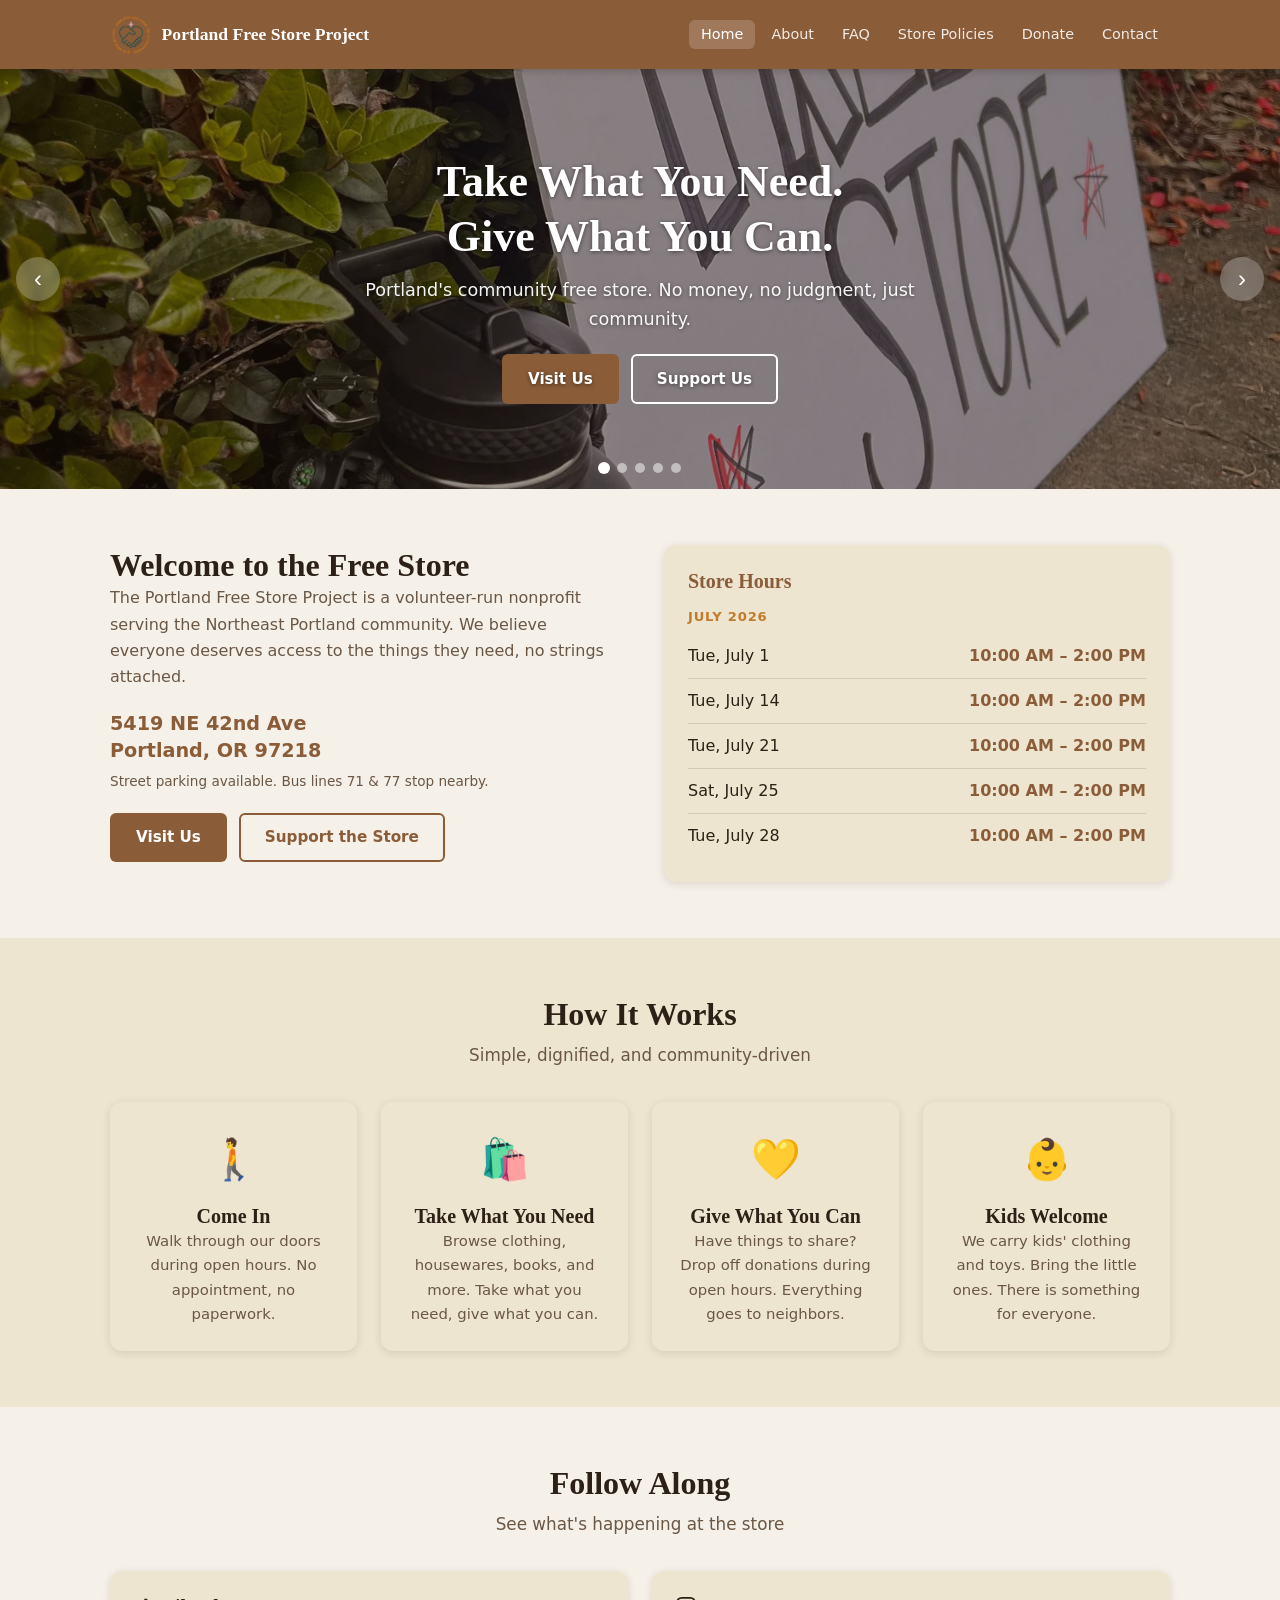
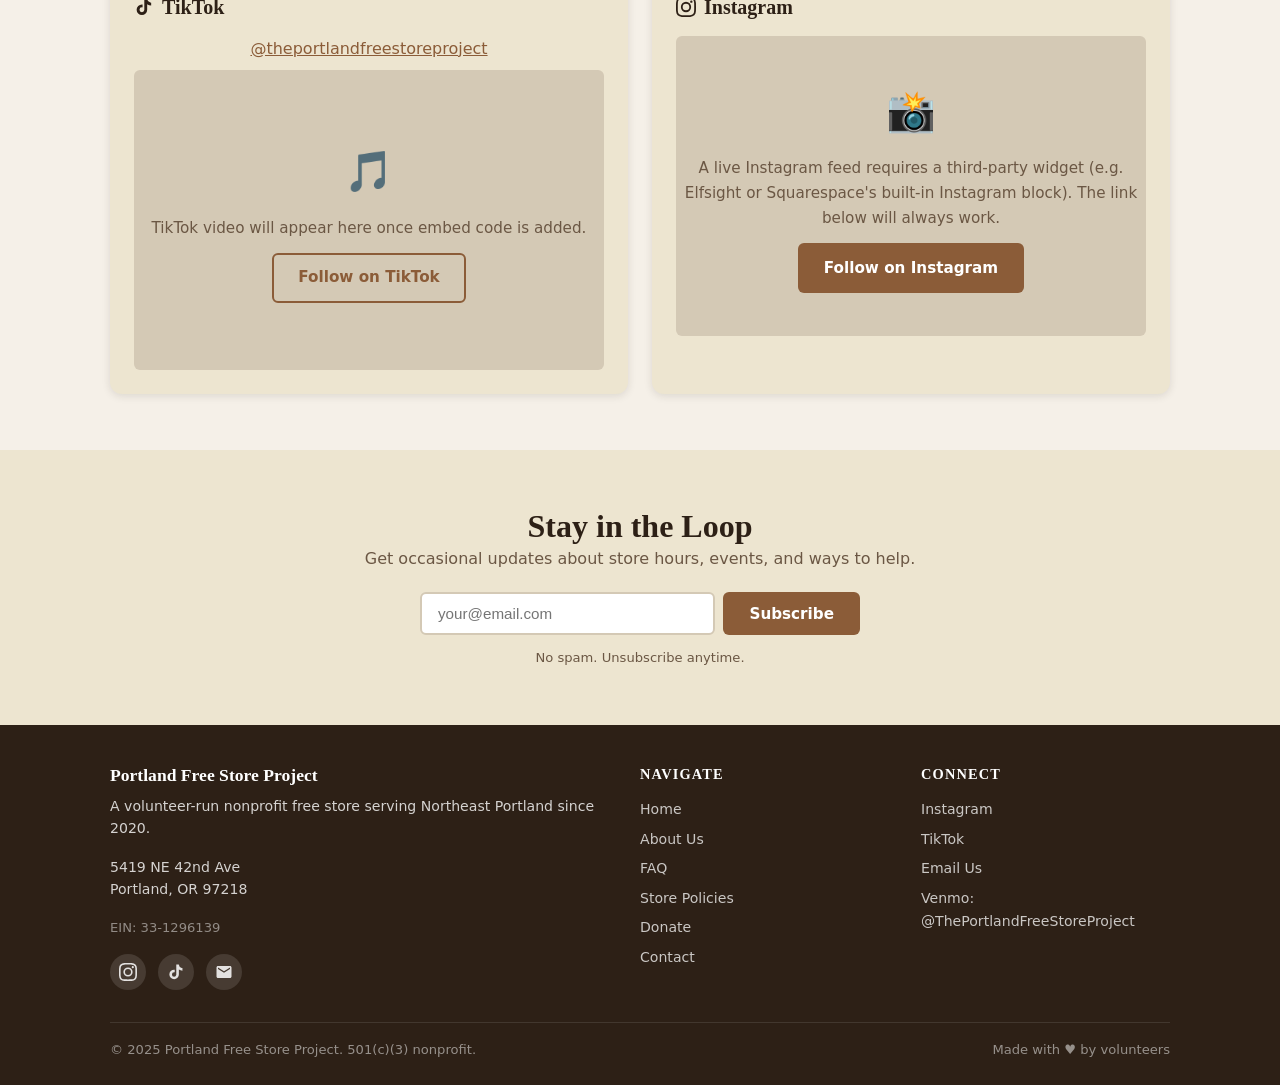
<file: index.html>
<!DOCTYPE html>
<!--
  ================================================================
  PORTLAND FREE STORE — Home Page
  ================================================================
  HOW TO EDIT THIS PAGE:
  • Store hours: find the <table class="hours-table"> section below
    and update the text in each <td> on the right side
  • Thermometer goal/current: find data-goal and data-current on
    the <div class="thermometer-widget"> in donate.html
  • Carousel slides: find <div class="carousel-slide"> — each slide
    has a heading, paragraph, and button you can change
  ================================================================
-->
<html lang="en">
<head>
  <meta charset="UTF-8">
  <meta name="viewport" content="width=device-width, initial-scale=1.0">
  <title>Portland Free Store Project — Free Stuff for Everyone</title>
  <meta name="description" content="The Portland Free Store Project operates a free store at 5419 NE 42nd Ave. Take what you need, give what you can.">
  <link rel="stylesheet" href="css/style.css">
</head>
<body>

<a class="skip-link" href="#main">Skip to main content</a>

<!-- ─── Navigation ─────────────────────────────────────── -->
<nav class="site-nav" aria-label="Main navigation">
  <div class="nav-inner">
    <a href="index.html" class="nav-logo">
      <img src="images/logo.png" alt="">
      Portland Free Store Project
    </a>
    <button class="nav-hamburger" aria-label="Toggle menu" aria-expanded="false">
      <span></span><span></span><span></span>
    </button>
    <ul class="nav-links" role="list">
      <li><a href="index.html">Home</a></li>
      <li><a href="about.html">About</a></li>
      <li><a href="faq.html">FAQ</a></li>
      <li><a href="store-policies.html">Store Policies</a></li>
      <li><a href="donate.html">Donate</a></li>
      <li><a href="contact.html">Contact</a></li>
    </ul>
  </div>
</nav>

<main id="main">

  <!-- ─── Hero Carousel ──────────────────────────────────── -->
  <section class="carousel" aria-label="Featured slides">
    <div class="carousel-track">

      <div class="carousel-slide" aria-label="Slide 1 of 5">
        <div class="slide-bg" style="background-image:url('images/store.jpg')" role="img" aria-label="Free Store sign outside the store"></div>
        <div class="slide-content">
          <h1>Take What You Need.<br>Give What You Can.</h1>
          <p>Portland's community free store. No money, no judgment, just community.</p>
          <div class="gap-btns">
            <a href="contact.html" class="btn btn-primary">Visit Us</a>
            <a href="donate.html" class="btn btn-outline" style="border-color:#fff;color:#fff">Support Us</a>
          </div>
        </div>
      </div>

      <div class="carousel-slide" aria-label="Slide 2 of 5">
        <div class="slide-bg" style="background-image:url('images/july-hours.jpg')" role="img" aria-label="July 2026 hours sign"></div>
        <div class="slide-content">
          <h1>Open to Everyone</h1>
          <p>No ID required. No income verification. Just show up and take what you need.</p>
          <a href="faq.html" class="btn btn-primary">Learn More</a>
        </div>
      </div>

      <div class="carousel-slide" aria-label="Slide 3 of 5">
        <div class="slide-bg" style="background-image:url('images/merch-1.jpg')" role="img" aria-label="Hand-printed shirt by Evie Butler"></div>
        <div class="slide-content">
          <h1>Powered by Community</h1>
          <p>100% volunteer-run, 100% community-supported. Help us keep the doors open.</p>
          <a href="donate.html" class="btn btn-primary">Donate</a>
        </div>
      </div>

      <div class="carousel-slide" aria-label="Slide 4 of 5">
        <div class="slide-bg" style="background-image:url('images/merch-2.jpg')" role="img" aria-label="Collection of hand-printed shirts by Evie Butler"></div>
        <div class="slide-content">
          <h1>Wear Your Support</h1>
          <p>Hand-printed recycled shirts by local artist Evie Butler. Suggested donation $20.</p>
          <a href="donate.html" class="btn btn-primary">Get a Shirt</a>
        </div>
      </div>

      <div class="carousel-slide" aria-label="Slide 5 of 5">
        <div class="slide-bg" style="background-image:url('images/merch-3.jpg')" role="img" aria-label="Flannel-backed shirt with logo patch"></div>
        <div class="slide-content">
          <h1>Each One Is Unique</h1>
          <p>Every shirt is one of a kind, hand-printed on recycled fabric. No two are alike.</p>
          <a href="donate.html" class="btn btn-primary">Get a Shirt</a>
        </div>
      </div>

    </div>
    <button class="carousel-btn prev" aria-label="Previous slide">&#8249;</button>
    <button class="carousel-btn next" aria-label="Next slide">&#8250;</button>
    <div class="carousel-dots" role="tablist" aria-label="Slide indicators">
      <button class="carousel-dot active" aria-label="Go to slide 1" role="tab"></button>
      <button class="carousel-dot" aria-label="Go to slide 2" role="tab"></button>
      <button class="carousel-dot" aria-label="Go to slide 3" role="tab"></button>
      <button class="carousel-dot" aria-label="Go to slide 4" role="tab"></button>
      <button class="carousel-dot" aria-label="Go to slide 5" role="tab"></button>
    </div>
  </section>

  <!-- ─── Welcome + Hours ────────────────────────────────── -->
  <section class="section">
    <div class="container">
      <div class="grid-2" style="align-items:start;gap:3rem">
        <div>
          <h2>Welcome to the Free Store</h2>
          <p class="text-muted" style="margin-bottom:1.25rem">The Portland Free Store Project is a volunteer-run nonprofit serving the Northeast Portland community. We believe everyone deserves access to the things they need, no strings attached.</p>
          <p style="font-size:1.2rem;font-weight:700;line-height:1.4;color:var(--color-primary);margin-bottom:0.35rem">
            5419 NE 42nd Ave<br>
            Portland, OR 97218
          </p>
          <p style="font-size:0.85rem;color:var(--color-muted);margin-bottom:1.25rem">Street parking available. Bus lines 71 &amp; 77 stop nearby.</p>
          <div class="gap-btns" style="justify-content:flex-start">
            <a href="contact.html" class="btn btn-primary">Visit Us</a>
            <a href="donate.html" class="btn btn-outline">Support the Store</a>
          </div>
        </div>
        <div class="card">
          <h3 style="margin-bottom:0.75rem;color:var(--color-primary)">Store Hours</h3>
          <!-- TO UPDATE: Change the dates and times in the cells below -->
          <p style="font-size:0.82rem;font-weight:600;text-transform:uppercase;letter-spacing:0.06em;color:var(--color-accent);margin-bottom:0.4rem">July 2026</p>
          <table class="hours-table" style="margin-top:0" aria-label="July 2026 store hours">
            <tbody>
              <tr><td>Tue, July 1</td>   <td>10:00 AM – 2:00 PM</td></tr>
              <tr><td>Tue, July 14</td>  <td>10:00 AM – 2:00 PM</td></tr>
              <tr><td>Tue, July 21</td>  <td>10:00 AM – 2:00 PM</td></tr>
              <tr><td>Sat, July 25</td>  <td>10:00 AM – 2:00 PM</td></tr>
              <tr><td>Tue, July 28</td>  <td>10:00 AM – 2:00 PM</td></tr>
            </tbody>
          </table>
        </div>
      </div>
    </div>
  </section>

  <!-- ─── How It Works ───────────────────────────────────── -->
  <section class="section section-alt">
    <div class="container">
      <div class="section-heading">
        <h2>How It Works</h2>
        <p>Simple, dignified, and community-driven</p>
      </div>
      <div class="grid-3" style="grid-template-columns: repeat(auto-fit, minmax(200px, 1fr))">
        <div class="card text-center">
          <div style="font-size:2.5rem;margin-bottom:0.75rem">🚶</div>
          <h3>Come In</h3>
          <p style="color:var(--color-muted);font-size:0.93rem">Walk through our doors during open hours. No appointment, no paperwork.</p>
        </div>
        <div class="card text-center">
          <div style="font-size:2.5rem;margin-bottom:0.75rem">🛍️</div>
          <h3>Take What You Need</h3>
          <p style="color:var(--color-muted);font-size:0.93rem">Browse clothing, housewares, books, and more. Take what you need, give what you can.</p>
        </div>
        <div class="card text-center">
          <div style="font-size:2.5rem;margin-bottom:0.75rem">💛</div>
          <h3>Give What You Can</h3>
          <p style="color:var(--color-muted);font-size:0.93rem">Have things to share? Drop off donations during open hours. Everything goes to neighbors.</p>
        </div>
        <div class="card text-center">
          <div style="font-size:2.5rem;margin-bottom:0.75rem">👶</div>
          <h3>Kids Welcome</h3>
          <p style="color:var(--color-muted);font-size:0.93rem">We carry kids' clothing and toys. Bring the little ones. There is something for everyone.</p>
        </div>
      </div>
    </div>
  </section>

  <!-- ─── Follow Along (Social) ──────────────────────────── -->
  <section class="section social-section">
    <div class="container">
      <div class="section-heading">
        <h2>Follow Along</h2>
        <p>See what's happening at the store</p>
      </div>
      <div class="social-embeds">

        <!-- TikTok embed -->
        <div class="social-embed-card">
          <h3>
            <svg width="20" height="20" viewBox="0 0 24 24" fill="currentColor" aria-hidden="true"><path d="M19.59 6.69a4.83 4.83 0 0 1-3.77-4.25V2h-3.45v13.67a2.89 2.89 0 0 1-2.88 2.5 2.89 2.89 0 0 1-2.89-2.89 2.89 2.89 0 0 1 2.89-2.89c.28 0 .54.04.79.1V9.01a6.33 6.33 0 0 0-.79-.05 6.34 6.34 0 0 0-6.34 6.34 6.34 6.34 0 0 0 6.34 6.34 6.34 6.34 0 0 0 6.33-6.34V8.69a8.18 8.18 0 0 0 4.78 1.52V6.78a4.85 4.85 0 0 1-1.01-.09z"/></svg>
            TikTok
          </h3>
          <!-- TikTok embed — replace with actual embed code from tiktok.com/embed -->
          <blockquote class="tiktok-embed"
            cite="https://www.tiktok.com/@theportlandfreestoreproject"
            data-video-id="REPLACE_WITH_VIDEO_ID"
            style="max-width:100%;min-width:100%">
            <section>
              <a target="_blank" href="https://www.tiktok.com/@theportlandfreestoreproject">@theportlandfreestoreproject</a>
            </section>
          </blockquote>
          <div class="social-placeholder" style="margin-top:0.5rem">
            <span class="icon">🎵</span>
            <span>TikTok video will appear here once embed code is added.</span>
            <a href="https://www.tiktok.com/@theportlandfreestoreproject" class="btn btn-outline" target="_blank" rel="noopener">Follow on TikTok</a>
          </div>
        </div>

        <!-- Instagram -->
        <div class="social-embed-card">
          <h3>
            <svg width="20" height="20" viewBox="0 0 24 24" fill="currentColor" aria-hidden="true"><path d="M12 2.163c3.204 0 3.584.012 4.85.07 3.252.148 4.771 1.691 4.919 4.919.058 1.265.069 1.645.069 4.849 0 3.205-.012 3.584-.069 4.849-.149 3.225-1.664 4.771-4.919 4.919-1.266.058-1.644.07-4.85.07-3.204 0-3.584-.012-4.849-.07-3.26-.149-4.771-1.699-4.919-4.92-.058-1.265-.07-1.644-.07-4.849 0-3.204.013-3.583.07-4.849.149-3.227 1.664-4.771 4.919-4.919 1.266-.057 1.645-.069 4.849-.069zM12 0C8.741 0 8.333.014 7.053.072 2.695.272.273 2.69.073 7.052.014 8.333 0 8.741 0 12c0 3.259.014 3.668.072 4.948.2 4.358 2.618 6.78 6.98 6.98C8.333 23.986 8.741 24 12 24c3.259 0 3.668-.014 4.948-.072 4.354-.2 6.782-2.618 6.979-6.98.059-1.28.073-1.689.073-4.948 0-3.259-.014-3.667-.072-4.947-.196-4.354-2.617-6.78-6.979-6.98C15.668.014 15.259 0 12 0zm0 5.838a6.162 6.162 0 1 0 0 12.324 6.162 6.162 0 0 0 0-12.324zM12 16a4 4 0 1 1 0-8 4 4 0 0 1 0 8zm6.406-11.845a1.44 1.44 0 1 0 0 2.881 1.44 1.44 0 0 0 0-2.881z"/></svg>
            Instagram
          </h3>
          <div class="social-placeholder">
            <span class="icon">📸</span>
            <span>A live Instagram feed requires a third-party widget (e.g. Elfsight or Squarespace's built-in Instagram block). The link below will always work.</span>
            <a href="https://www.instagram.com/theportlandfreestoreproject/" class="btn btn-primary" target="_blank" rel="noopener">Follow on Instagram</a>
          </div>
        </div>

      </div>
    </div>
  </section>

  <!-- ─── Email Signup ────────────────────────────────────── -->
  <section class="section section-alt">
    <div class="container">
      <div class="email-signup">
        <h2>Stay in the Loop</h2>
        <p style="color:var(--color-muted)">Get occasional updates about store hours, events, and ways to help.</p>
        <form action="#" method="post" aria-label="Email signup">
          <input type="email" name="email" placeholder="your@email.com" required aria-label="Email address">
          <button type="submit" class="btn btn-primary">Subscribe</button>
        </form>
        <p style="font-size:0.82rem;color:var(--color-muted);margin-top:0.75rem">No spam. Unsubscribe anytime.</p>
      </div>
    </div>
  </section>

</main>

<!-- ─── Footer ─────────────────────────────────────────── -->
<footer class="site-footer">
  <div class="container">
    <div class="footer-inner">
      <div class="footer-brand">
        <h3>Portland Free Store Project</h3>
        <p>A volunteer-run nonprofit free store serving Northeast Portland since 2020.</p>
        <p style="margin-top:0.5rem">5419 NE 42nd Ave<br>Portland, OR 97218</p>
        <p style="margin-top:0.5rem;font-size:0.82rem;opacity:0.6">EIN: 33-1296139</p>
        <div class="footer-social">
          <a href="https://www.instagram.com/theportlandfreestoreproject/" target="_blank" rel="noopener" aria-label="Instagram">
            <svg width="18" height="18" viewBox="0 0 24 24" fill="currentColor"><path d="M12 2.163c3.204 0 3.584.012 4.85.07 3.252.148 4.771 1.691 4.919 4.919.058 1.265.069 1.645.069 4.849 0 3.205-.012 3.584-.069 4.849-.149 3.225-1.664 4.771-4.919 4.919-1.266.058-1.644.07-4.85.07-3.204 0-3.584-.012-4.849-.07-3.26-.149-4.771-1.699-4.919-4.92-.058-1.265-.07-1.644-.07-4.849 0-3.204.013-3.583.07-4.849.149-3.227 1.664-4.771 4.919-4.919 1.266-.057 1.645-.069 4.849-.069zM12 0C8.741 0 8.333.014 7.053.072 2.695.272.273 2.69.073 7.052.014 8.333 0 8.741 0 12c0 3.259.014 3.668.072 4.948.2 4.358 2.618 6.78 6.98 6.98C8.333 23.986 8.741 24 12 24c3.259 0 3.668-.014 4.948-.072 4.354-.2 6.782-2.618 6.979-6.98.059-1.28.073-1.689.073-4.948 0-3.259-.014-3.667-.072-4.947-.196-4.354-2.617-6.78-6.979-6.98C15.668.014 15.259 0 12 0zm0 5.838a6.162 6.162 0 1 0 0 12.324 6.162 6.162 0 0 0 0-12.324zM12 16a4 4 0 1 1 0-8 4 4 0 0 1 0 8zm6.406-11.845a1.44 1.44 0 1 0 0 2.881 1.44 1.44 0 0 0 0-2.881z"/></svg>
          </a>
          <a href="https://www.tiktok.com/@theportlandfreestoreproject" target="_blank" rel="noopener" aria-label="TikTok">
            <svg width="18" height="18" viewBox="0 0 24 24" fill="currentColor"><path d="M19.59 6.69a4.83 4.83 0 0 1-3.77-4.25V2h-3.45v13.67a2.89 2.89 0 0 1-2.88 2.5 2.89 2.89 0 0 1-2.89-2.89 2.89 2.89 0 0 1 2.89-2.89c.28 0 .54.04.79.1V9.01a6.33 6.33 0 0 0-.79-.05 6.34 6.34 0 0 0-6.34 6.34 6.34 6.34 0 0 0 6.34 6.34 6.34 6.34 0 0 0 6.33-6.34V8.69a8.18 8.18 0 0 0 4.78 1.52V6.78a4.85 4.85 0 0 1-1.01-.09z"/></svg>
          </a>
          <a href="mailto:portlandfreestore@gmail.com" aria-label="Email us">
            <svg width="18" height="18" viewBox="0 0 24 24" fill="currentColor"><path d="M20 4H4c-1.1 0-2 .9-2 2v12c0 1.1.9 2 2 2h16c1.1 0 2-.9 2-2V6c0-1.1-.9-2-2-2zm0 4l-8 5-8-5V6l8 5 8-5v2z"/></svg>
          </a>
        </div>
      </div>
      <div class="footer-col">
        <h4>Navigate</h4>
        <a href="index.html">Home</a>
        <a href="about.html">About Us</a>
        <a href="faq.html">FAQ</a>
        <a href="store-policies.html">Store Policies</a>
        <a href="donate.html">Donate</a>
        <a href="contact.html">Contact</a>
      </div>
      <div class="footer-col">
        <h4>Connect</h4>
        <a href="https://www.instagram.com/theportlandfreestoreproject/" target="_blank" rel="noopener">Instagram</a>
        <a href="https://www.tiktok.com/@theportlandfreestoreproject" target="_blank" rel="noopener">TikTok</a>
        <a href="mailto:portlandfreestore@gmail.com">Email Us</a>
        <a href="donate.html">Venmo: @ThePortlandFreeStoreProject</a>
      </div>
    </div>
    <div class="footer-bottom">
      <span>© 2025 Portland Free Store Project. 501(c)(3) nonprofit.</span>
      <span>Made with ♥ by volunteers</span>
    </div>
  </div>
</footer>

<script src="js/main.js"></script>
</body>
</html>
</file>
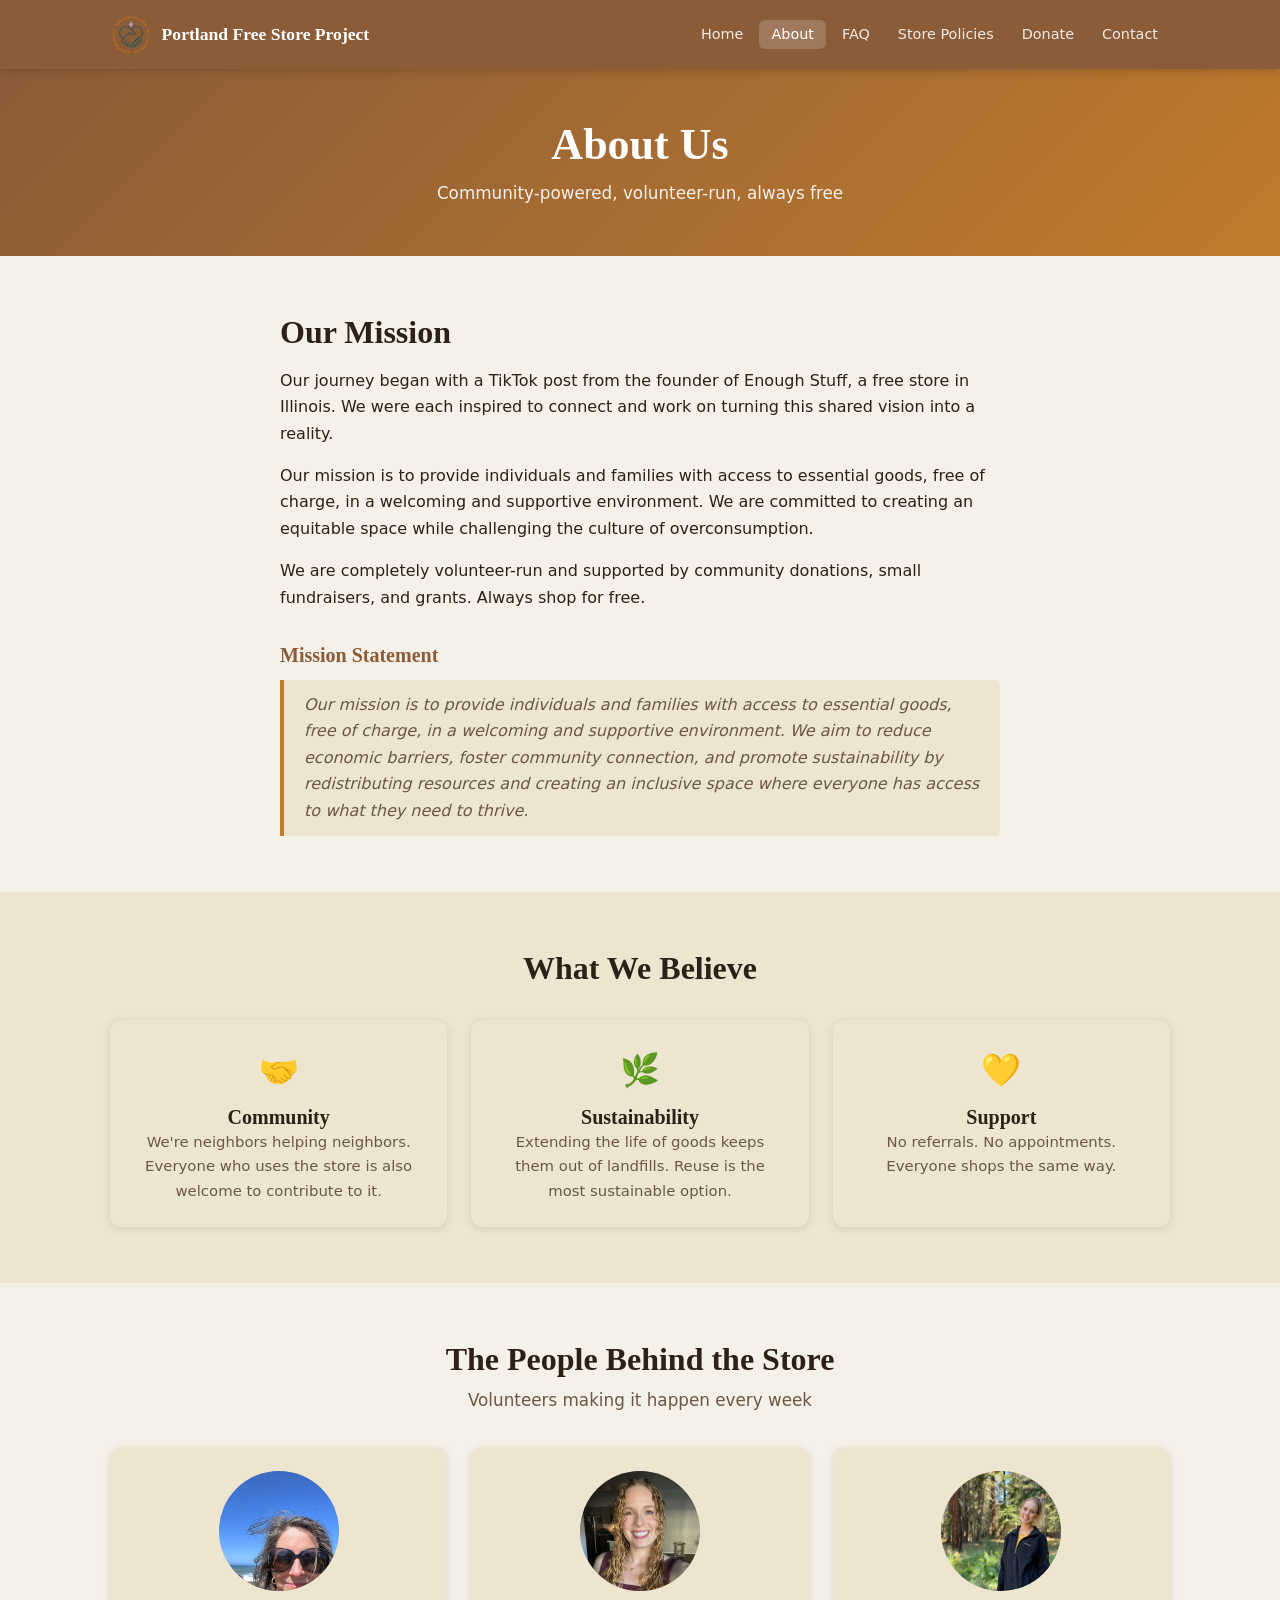
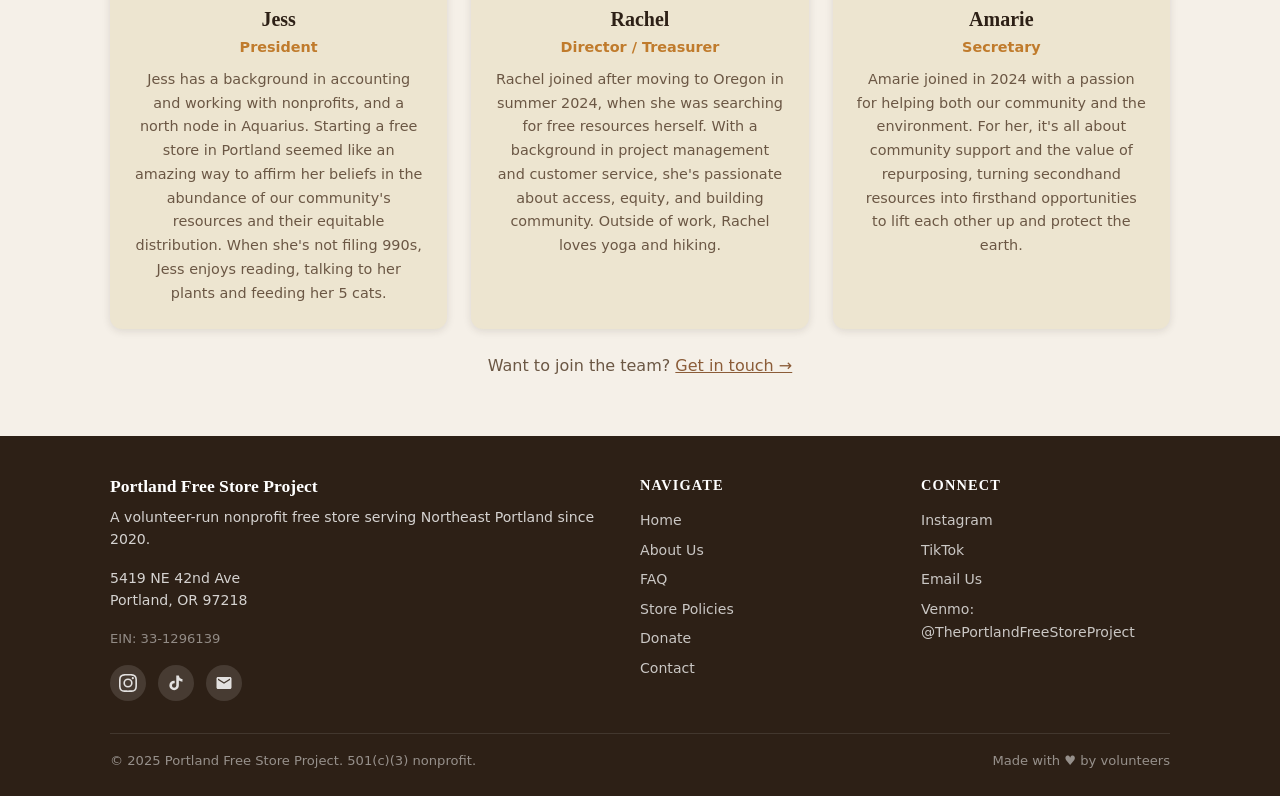
<file: about.html>
<!DOCTYPE html>
<html lang="en">
<head>
  <meta charset="UTF-8">
  <meta name="viewport" content="width=device-width, initial-scale=1.0">
  <title>About — Portland Free Store Project</title>
  <meta name="description" content="Learn about the Portland Free Store Project, our mission, and the volunteers who make it happen.">
  <link rel="stylesheet" href="css/style.css">
</head>
<body>

<a class="skip-link" href="#main">Skip to main content</a>

<nav class="site-nav" aria-label="Main navigation">
  <div class="nav-inner">
    <a href="index.html" class="nav-logo">
      <img src="images/logo.png" alt="">
      Portland Free Store Project
    </a>
    <button class="nav-hamburger" aria-label="Toggle menu" aria-expanded="false">
      <span></span><span></span><span></span>
    </button>
    <ul class="nav-links" role="list">
      <li><a href="index.html">Home</a></li>
      <li><a href="about.html">About</a></li>
      <li><a href="faq.html">FAQ</a></li>
      <li><a href="store-policies.html">Store Policies</a></li>
      <li><a href="donate.html">Donate</a></li>
      <li><a href="contact.html">Contact</a></li>
    </ul>
  </div>
</nav>

<main id="main">

  <div class="page-hero">
    <div class="container">
      <h1>About Us</h1>
      <p>Community-powered, volunteer-run, always free</p>
    </div>
  </div>

  <!-- ─── Mission ──────────────────────────────────────── -->
  <section class="section">
    <div class="container" style="max-width:760px">
      <h2 style="margin-bottom:1rem">Our Mission</h2>
      <p>Our journey began with a TikTok post from the founder of Enough Stuff, a free store in Illinois. We were each inspired to connect and work on turning this shared vision into a reality.</p>
      <p>Our mission is to provide individuals and families with access to essential goods, free of charge, in a welcoming and supportive environment. We are committed to creating an equitable space while challenging the culture of overconsumption.</p>
      <p>We are completely volunteer-run and supported by community donations, small fundraisers, and grants. Always shop for free.</p>

      <h3 style="margin-top:2rem;margin-bottom:0.75rem;color:var(--color-primary)">Mission Statement</h3>
      <blockquote style="border-left:4px solid var(--color-accent);padding:0.75rem 1.25rem;background:var(--color-surface);border-radius:0 var(--radius) var(--radius) 0;color:var(--color-muted);font-style:italic">
        Our mission is to provide individuals and families with access to essential goods, free of charge, in a welcoming and supportive environment. We aim to reduce economic barriers, foster community connection, and promote sustainability by redistributing resources and creating an inclusive space where everyone has access to what they need to thrive.
      </blockquote>
    </div>
  </section>

  <!-- ─── Values ───────────────────────────────────────── -->
  <section class="section section-alt">
    <div class="container">
      <div class="section-heading">
        <h2>What We Believe</h2>
      </div>
      <div class="grid-3">
        <div class="card text-center">
          <div style="font-size:2rem;margin-bottom:0.5rem">🤝</div>
          <h3>Community</h3>
          <p style="color:var(--color-muted);font-size:0.93rem">We're neighbors helping neighbors. Everyone who uses the store is also welcome to contribute to it.</p>
        </div>
        <div class="card text-center">
          <div style="font-size:2rem;margin-bottom:0.5rem">🌿</div>
          <h3>Sustainability</h3>
          <p style="color:var(--color-muted);font-size:0.93rem">Extending the life of goods keeps them out of landfills. Reuse is the most sustainable option.</p>
        </div>
        <div class="card text-center">
          <div style="font-size:2rem;margin-bottom:0.5rem">💛</div>
          <h3>Support</h3>
          <p style="color:var(--color-muted);font-size:0.93rem">No referrals. No appointments. Everyone shops the same way.</p>
        </div>
      </div>
    </div>
  </section>

  <!-- ─── Team ──────────────────────────────────────────── -->
  <section class="section">
    <div class="container">
      <div class="section-heading">
        <h2>The People Behind the Store</h2>
        <p>Volunteers making it happen every week</p>
      </div>
      <div class="grid-3">

        <div class="card team-card">
          <div class="team-photo">
            <img src="images/team-jess.jpg" alt="Jess, President">
          </div>
          <h3>Jess</h3>
          <p class="role">President</p>
          <p>Jess has a background in accounting and working with nonprofits, and a north node in Aquarius. Starting a free store in Portland seemed like an amazing way to affirm her beliefs in the abundance of our community's resources and their equitable distribution. When she's not filing 990s, Jess enjoys reading, talking to her plants and feeding her 5 cats.</p>
        </div>

        <div class="card team-card">
          <div class="team-photo">
            <img src="images/team-rachel.jpg" alt="Rachel, Director/Treasurer">
          </div>
          <h3>Rachel</h3>
          <p class="role">Director / Treasurer</p>
          <p>Rachel joined after moving to Oregon in summer 2024, when she was searching for free resources herself. With a background in project management and customer service, she's passionate about access, equity, and building community. Outside of work, Rachel loves yoga and hiking.</p>
        </div>

        <div class="card team-card">
          <div class="team-photo">
            <img src="images/team-amarie.jpg" alt="Amarie, Secretary">
          </div>
          <h3>Amarie</h3>
          <p class="role">Secretary</p>
          <p>Amarie joined in 2024 with a passion for helping both our community and the environment. For her, it's all about community support and the value of repurposing, turning secondhand resources into firsthand opportunities to lift each other up and protect the earth.</p>
        </div>

      </div>
      <p class="text-center text-muted mt-3">Want to join the team? <a href="contact.html">Get in touch →</a></p>
    </div>
  </section>

</main>

<footer class="site-footer">
  <div class="container">
    <div class="footer-inner">
      <div class="footer-brand">
        <h3>Portland Free Store Project</h3>
        <p>A volunteer-run nonprofit free store serving Northeast Portland since 2020.</p>
        <p style="margin-top:0.5rem">5419 NE 42nd Ave<br>Portland, OR 97218</p>
        <p style="margin-top:0.5rem;font-size:0.82rem;opacity:0.6">EIN: 33-1296139</p>
        <div class="footer-social">
          <a href="https://www.instagram.com/theportlandfreestoreproject/" target="_blank" rel="noopener" aria-label="Instagram">
            <svg width="18" height="18" viewBox="0 0 24 24" fill="currentColor"><path d="M12 2.163c3.204 0 3.584.012 4.85.07 3.252.148 4.771 1.691 4.919 4.919.058 1.265.069 1.645.069 4.849 0 3.205-.012 3.584-.069 4.849-.149 3.225-1.664 4.771-4.919 4.919-1.266.058-1.644.07-4.85.07-3.204 0-3.584-.012-4.849-.07-3.26-.149-4.771-1.699-4.919-4.92-.058-1.265-.07-1.644-.07-4.849 0-3.204.013-3.583.07-4.849.149-3.227 1.664-4.771 4.919-4.919 1.266-.057 1.645-.069 4.849-.069zM12 0C8.741 0 8.333.014 7.053.072 2.695.272.273 2.69.073 7.052.014 8.333 0 8.741 0 12c0 3.259.014 3.668.072 4.948.2 4.358 2.618 6.78 6.98 6.98C8.333 23.986 8.741 24 12 24c3.259 0 3.668-.014 4.948-.072 4.354-.2 6.782-2.618 6.979-6.98.059-1.28.073-1.689.073-4.948 0-3.259-.014-3.667-.072-4.947-.196-4.354-2.617-6.78-6.979-6.98C15.668.014 15.259 0 12 0zm0 5.838a6.162 6.162 0 1 0 0 12.324 6.162 6.162 0 0 0 0-12.324zM12 16a4 4 0 1 1 0-8 4 4 0 0 1 0 8zm6.406-11.845a1.44 1.44 0 1 0 0 2.881 1.44 1.44 0 0 0 0-2.881z"/></svg>
          </a>
          <a href="https://www.tiktok.com/@theportlandfreestoreproject" target="_blank" rel="noopener" aria-label="TikTok">
            <svg width="18" height="18" viewBox="0 0 24 24" fill="currentColor"><path d="M19.59 6.69a4.83 4.83 0 0 1-3.77-4.25V2h-3.45v13.67a2.89 2.89 0 0 1-2.88 2.5 2.89 2.89 0 0 1-2.89-2.89 2.89 2.89 0 0 1 2.89-2.89c.28 0 .54.04.79.1V9.01a6.33 6.33 0 0 0-.79-.05 6.34 6.34 0 0 0-6.34 6.34 6.34 6.34 0 0 0 6.34 6.34 6.34 6.34 0 0 0 6.33-6.34V8.69a8.18 8.18 0 0 0 4.78 1.52V6.78a4.85 4.85 0 0 1-1.01-.09z"/></svg>
          </a>
          <a href="mailto:portlandfreestore@gmail.com" aria-label="Email us">
            <svg width="18" height="18" viewBox="0 0 24 24" fill="currentColor"><path d="M20 4H4c-1.1 0-2 .9-2 2v12c0 1.1.9 2 2 2h16c1.1 0 2-.9 2-2V6c0-1.1-.9-2-2-2zm0 4l-8 5-8-5V6l8 5 8-5v2z"/></svg>
          </a>
        </div>
      </div>
      <div class="footer-col">
        <h4>Navigate</h4>
        <a href="index.html">Home</a>
        <a href="about.html">About Us</a>
        <a href="faq.html">FAQ</a>
        <a href="store-policies.html">Store Policies</a>
        <a href="donate.html">Donate</a>
        <a href="contact.html">Contact</a>
      </div>
      <div class="footer-col">
        <h4>Connect</h4>
        <a href="https://www.instagram.com/theportlandfreestoreproject/" target="_blank" rel="noopener">Instagram</a>
        <a href="https://www.tiktok.com/@theportlandfreestoreproject" target="_blank" rel="noopener">TikTok</a>
        <a href="mailto:portlandfreestore@gmail.com">Email Us</a>
        <a href="donate.html">Venmo: @ThePortlandFreeStoreProject</a>
      </div>
    </div>
    <div class="footer-bottom">
      <span>© 2025 Portland Free Store Project. 501(c)(3) nonprofit.</span>
      <span>Made with ♥ by volunteers</span>
    </div>
  </div>
</footer>

<script src="js/main.js"></script>
</body>
</html>
</file>
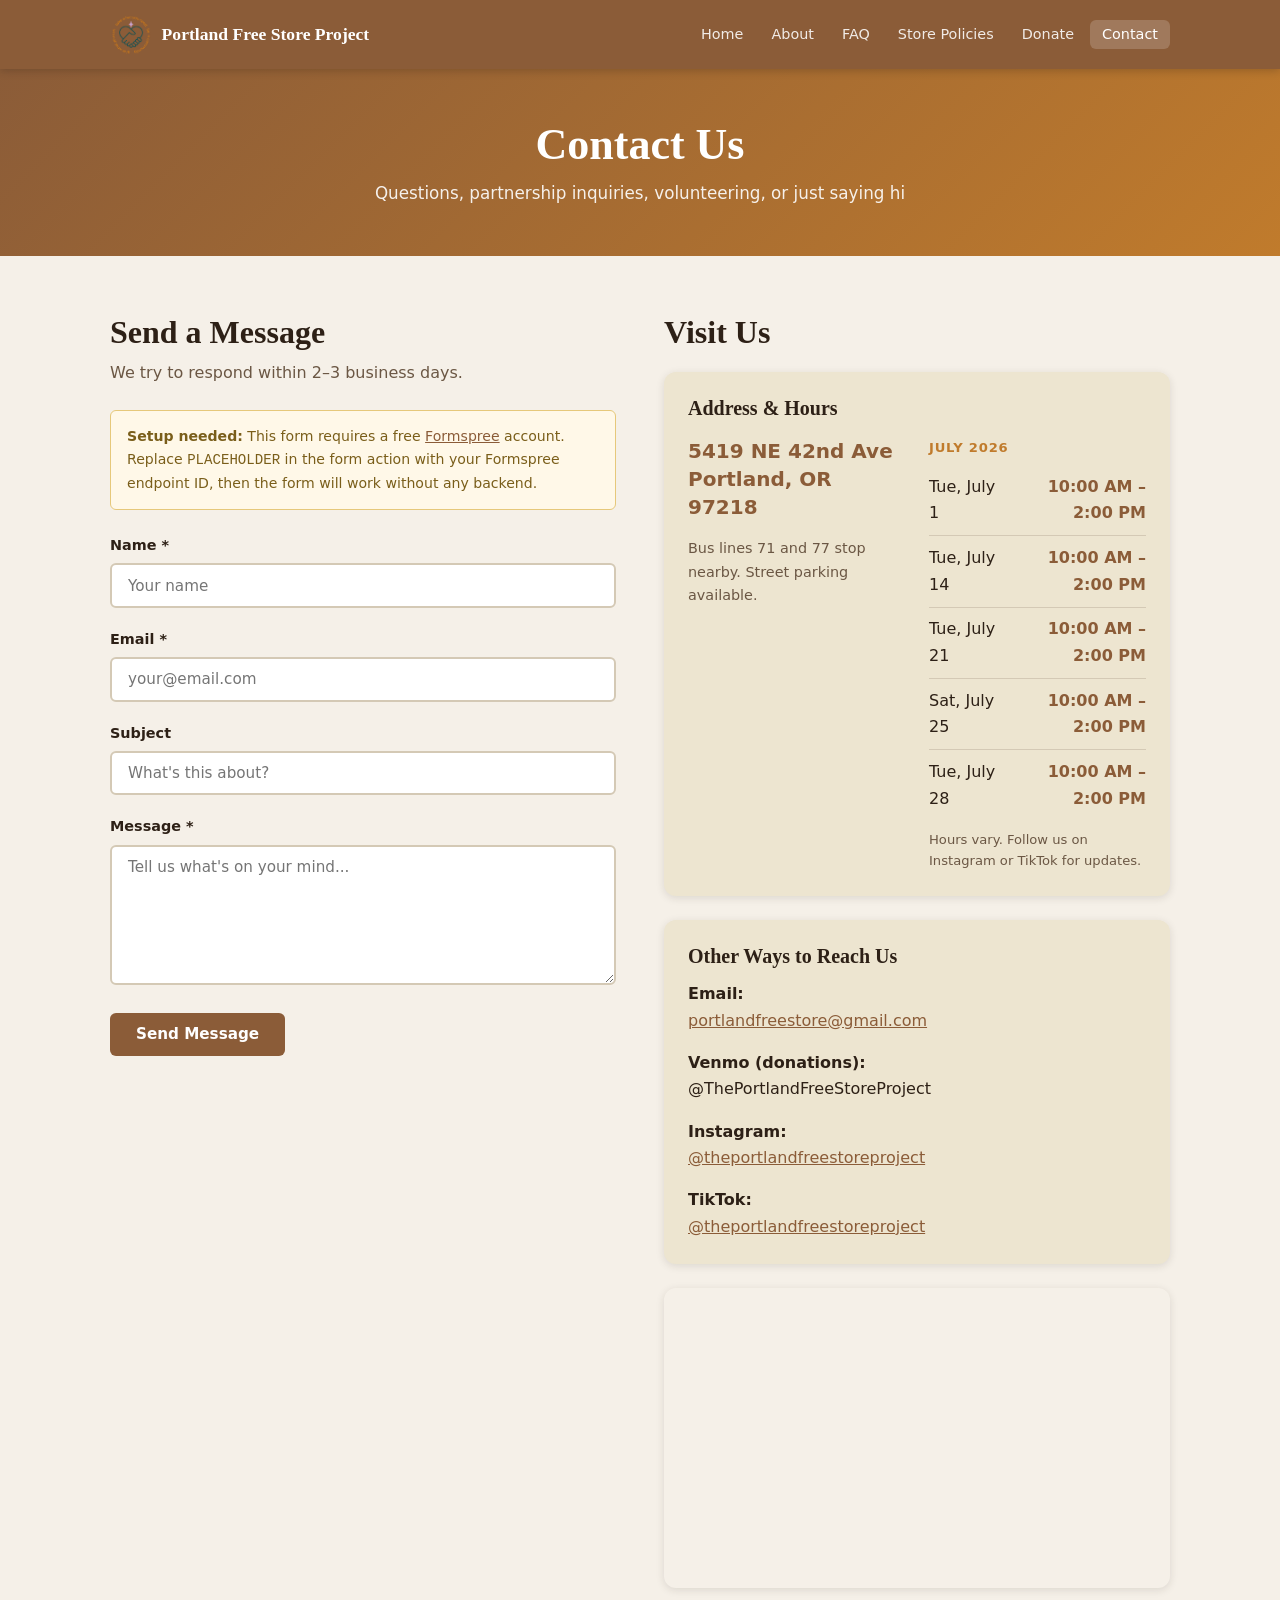
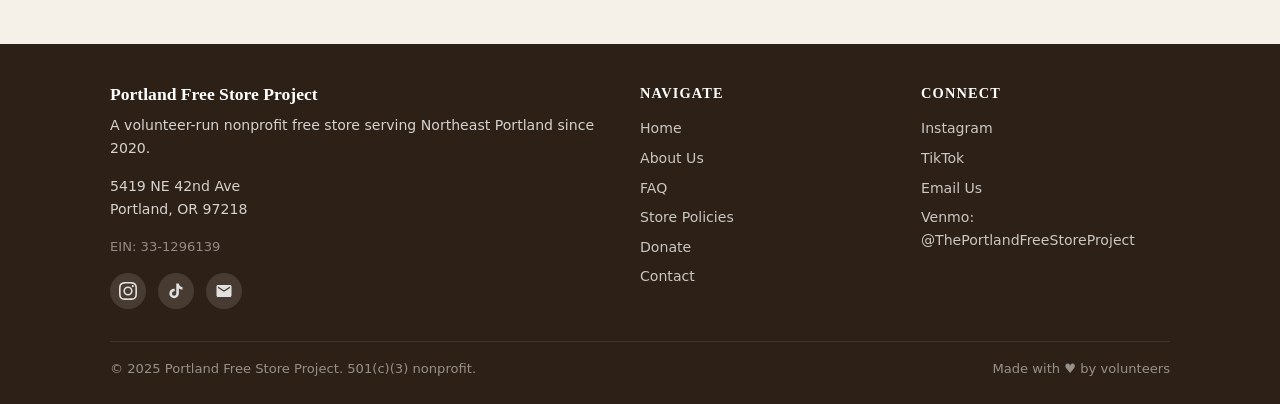
<file: contact.html>
<!DOCTYPE html>
<html lang="en">
<head>
  <meta charset="UTF-8">
  <meta name="viewport" content="width=device-width, initial-scale=1.0">
  <title>Contact — Portland Free Store Project</title>
  <meta name="description" content="Contact the Portland Free Store Project — find our address, hours, and send us a message.">
  <link rel="stylesheet" href="css/style.css">
</head>
<body>

<a class="skip-link" href="#main">Skip to main content</a>

<nav class="site-nav" aria-label="Main navigation">
  <div class="nav-inner">
    <a href="index.html" class="nav-logo">
      <img src="images/logo.png" alt="">
      Portland Free Store Project
    </a>
    <button class="nav-hamburger" aria-label="Toggle menu" aria-expanded="false">
      <span></span><span></span><span></span>
    </button>
    <ul class="nav-links" role="list">
      <li><a href="index.html">Home</a></li>
      <li><a href="about.html">About</a></li>
      <li><a href="faq.html">FAQ</a></li>
      <li><a href="store-policies.html">Store Policies</a></li>
      <li><a href="donate.html">Donate</a></li>
      <li><a href="contact.html">Contact</a></li>
    </ul>
  </div>
</nav>

<main id="main">

  <div class="page-hero">
    <div class="container">
      <h1>Contact Us</h1>
      <p>Questions, partnership inquiries, volunteering, or just saying hi</p>
    </div>
  </div>

  <section class="section">
    <div class="container">
      <div class="grid-2" style="align-items:start;gap:3rem">

        <!-- Form -->
        <div class="contact-form">
          <h2 style="margin-bottom:0.5rem">Send a Message</h2>
          <p class="text-muted mb-3">We try to respond within 2–3 business days.</p>

          <div class="notice mb-3">
            <strong>Setup needed:</strong> This form requires a free <a href="https://formspree.io" target="_blank" rel="noopener">Formspree</a> account. Replace <code>PLACEHOLDER</code> in the form action with your Formspree endpoint ID, then the form will work without any backend.
          </div>

          <!--
            TO ACTIVATE THIS FORM:
            1. Go to formspree.io and create a free account
            2. Create a new form and copy your endpoint ID (looks like: xabcdefg)
            3. Replace "PLACEHOLDER" in the action URL below with your ID
            4. Remove the notice box above
          -->
          <form
            action="https://formspree.io/f/PLACEHOLDER"
            method="POST"
            class="contact-form"
            aria-label="Contact form"
            novalidate>

            <div class="form-group">
              <label for="name">Name <span aria-hidden="true">*</span></label>
              <input type="text" id="name" name="name" required placeholder="Your name" autocomplete="name">
            </div>

            <div class="form-group">
              <label for="email">Email <span aria-hidden="true">*</span></label>
              <input type="email" id="email" name="email" required placeholder="your@email.com" autocomplete="email">
            </div>

            <div class="form-group">
              <label for="subject">Subject</label>
              <input type="text" id="subject" name="subject" placeholder="What's this about?">
            </div>

            <div class="form-group">
              <label for="message">Message <span aria-hidden="true">*</span></label>
              <textarea id="message" name="message" required placeholder="Tell us what's on your mind..."></textarea>
            </div>

            <button type="submit" class="btn btn-primary">Send Message</button>
          </form>
        </div>

        <!-- Info -->
        <div>
          <h2 style="margin-bottom:1.25rem">Visit Us</h2>

          <div class="card mb-3">
            <h3 style="margin-bottom:1rem">Address &amp; Hours</h3>
            <div style="display:grid;grid-template-columns:1fr 1fr;gap:1.5rem;align-items:start">
              <div>
                <p style="font-size:1.25rem;font-weight:700;line-height:1.4;color:var(--color-primary)">
                  5419 NE 42nd Ave<br>
                  Portland, OR 97218
                </p>
                <p style="margin-top:0.75rem;font-size:0.9rem;color:var(--color-muted)">Bus lines 71 and 77 stop nearby. Street parking available.</p>
              </div>
              <div>
                <p style="font-size:0.82rem;font-weight:600;text-transform:uppercase;letter-spacing:0.06em;color:var(--color-accent);margin-bottom:0.4rem">July 2026</p>
                <table class="hours-table" style="margin-top:0" aria-label="July 2026 store hours">
                  <tbody>
                    <tr><td>Tue, July 1</td>   <td>10:00 AM – 2:00 PM</td></tr>
                    <tr><td>Tue, July 14</td>  <td>10:00 AM – 2:00 PM</td></tr>
                    <tr><td>Tue, July 21</td>  <td>10:00 AM – 2:00 PM</td></tr>
                    <tr><td>Sat, July 25</td>  <td>10:00 AM – 2:00 PM</td></tr>
                    <tr><td>Tue, July 28</td>  <td>10:00 AM – 2:00 PM</td></tr>
                  </tbody>
                </table>
                <p style="font-size:0.82rem;color:var(--color-muted);margin-top:0.5rem">Hours vary. Follow us on Instagram or TikTok for updates.</p>
              </div>
            </div>
          </div>

          <div class="card mb-3">
            <h3 style="margin-bottom:0.75rem">Other Ways to Reach Us</h3>
            <p>
              <strong>Email:</strong><br>
              <a href="mailto:portlandfreestore@gmail.com">portlandfreestore@gmail.com</a>
            </p>
            <p style="margin-top:0.75rem">
              <strong>Venmo (donations):</strong><br>
              @ThePortlandFreeStoreProject
            </p>
            <p style="margin-top:0.75rem">
              <strong>Instagram:</strong><br>
              <a href="https://www.instagram.com/theportlandfreestoreproject/" target="_blank" rel="noopener">@theportlandfreestoreproject</a>
            </p>
            <p style="margin-top:0.75rem">
              <strong>TikTok:</strong><br>
              <a href="https://www.tiktok.com/@theportlandfreestoreproject" target="_blank" rel="noopener">@theportlandfreestoreproject</a>
            </p>
          </div>

          <!-- Google Maps embed -->
          <div class="map-embed">
            <iframe
              title="Portland Free Store Project location — 5419 NE 42nd Ave, Portland OR 97218"
              src="https://www.google.com/maps/embed?pb=!1m18!1m12!1m3!1d2793.4!2d-122.594!3d45.553!2m3!1f0!2f0!3f0!3m2!1i1024!2i768!4f13.1!3m3!1m2!1s0x0%3A0x0!2s5419+NE+42nd+Ave%2C+Portland%2C+OR+97218!5e0!3m2!1sen!2sus!4v1700000000000"
              allowfullscreen
              loading="lazy"
              referrerpolicy="no-referrer-when-downgrade">
            </iframe>
          </div>
        </div>

      </div>
    </div>
  </section>

</main>

<footer class="site-footer">
  <div class="container">
    <div class="footer-inner">
      <div class="footer-brand">
        <h3>Portland Free Store Project</h3>
        <p>A volunteer-run nonprofit free store serving Northeast Portland since 2020.</p>
        <p style="margin-top:0.5rem">5419 NE 42nd Ave<br>Portland, OR 97218</p>
        <p style="margin-top:0.5rem;font-size:0.82rem;opacity:0.6">EIN: 33-1296139</p>
        <div class="footer-social">
          <a href="https://www.instagram.com/theportlandfreestoreproject/" target="_blank" rel="noopener" aria-label="Instagram">
            <svg width="18" height="18" viewBox="0 0 24 24" fill="currentColor"><path d="M12 2.163c3.204 0 3.584.012 4.85.07 3.252.148 4.771 1.691 4.919 4.919.058 1.265.069 1.645.069 4.849 0 3.205-.012 3.584-.069 4.849-.149 3.225-1.664 4.771-4.919 4.919-1.266.058-1.644.07-4.85.07-3.204 0-3.584-.012-4.849-.07-3.26-.149-4.771-1.699-4.919-4.92-.058-1.265-.07-1.644-.07-4.849 0-3.204.013-3.583.07-4.849.149-3.227 1.664-4.771 4.919-4.919 1.266-.057 1.645-.069 4.849-.069zM12 0C8.741 0 8.333.014 7.053.072 2.695.272.273 2.69.073 7.052.014 8.333 0 8.741 0 12c0 3.259.014 3.668.072 4.948.2 4.358 2.618 6.78 6.98 6.98C8.333 23.986 8.741 24 12 24c3.259 0 3.668-.014 4.948-.072 4.354-.2 6.782-2.618 6.979-6.98.059-1.28.073-1.689.073-4.948 0-3.259-.014-3.667-.072-4.947-.196-4.354-2.617-6.78-6.979-6.98C15.668.014 15.259 0 12 0zm0 5.838a6.162 6.162 0 1 0 0 12.324 6.162 6.162 0 0 0 0-12.324zM12 16a4 4 0 1 1 0-8 4 4 0 0 1 0 8zm6.406-11.845a1.44 1.44 0 1 0 0 2.881 1.44 1.44 0 0 0 0-2.881z"/></svg>
          </a>
          <a href="https://www.tiktok.com/@theportlandfreestoreproject" target="_blank" rel="noopener" aria-label="TikTok">
            <svg width="18" height="18" viewBox="0 0 24 24" fill="currentColor"><path d="M19.59 6.69a4.83 4.83 0 0 1-3.77-4.25V2h-3.45v13.67a2.89 2.89 0 0 1-2.88 2.5 2.89 2.89 0 0 1-2.89-2.89 2.89 2.89 0 0 1 2.89-2.89c.28 0 .54.04.79.1V9.01a6.33 6.33 0 0 0-.79-.05 6.34 6.34 0 0 0-6.34 6.34 6.34 6.34 0 0 0 6.34 6.34 6.34 6.34 0 0 0 6.33-6.34V8.69a8.18 8.18 0 0 0 4.78 1.52V6.78a4.85 4.85 0 0 1-1.01-.09z"/></svg>
          </a>
          <a href="mailto:portlandfreestore@gmail.com" aria-label="Email us">
            <svg width="18" height="18" viewBox="0 0 24 24" fill="currentColor"><path d="M20 4H4c-1.1 0-2 .9-2 2v12c0 1.1.9 2 2 2h16c1.1 0 2-.9 2-2V6c0-1.1-.9-2-2-2zm0 4l-8 5-8-5V6l8 5 8-5v2z"/></svg>
          </a>
        </div>
      </div>
      <div class="footer-col">
        <h4>Navigate</h4>
        <a href="index.html">Home</a>
        <a href="about.html">About Us</a>
        <a href="faq.html">FAQ</a>
        <a href="store-policies.html">Store Policies</a>
        <a href="donate.html">Donate</a>
        <a href="contact.html">Contact</a>
      </div>
      <div class="footer-col">
        <h4>Connect</h4>
        <a href="https://www.instagram.com/theportlandfreestoreproject/" target="_blank" rel="noopener">Instagram</a>
        <a href="https://www.tiktok.com/@theportlandfreestoreproject" target="_blank" rel="noopener">TikTok</a>
        <a href="mailto:portlandfreestore@gmail.com">Email Us</a>
        <a href="donate.html">Venmo: @ThePortlandFreeStoreProject</a>
      </div>
    </div>
    <div class="footer-bottom">
      <span>© 2025 Portland Free Store Project. 501(c)(3) nonprofit.</span>
      <span>Made with ♥ by volunteers</span>
    </div>
  </div>
</footer>

<script src="js/main.js"></script>
</body>
</html>
</file>
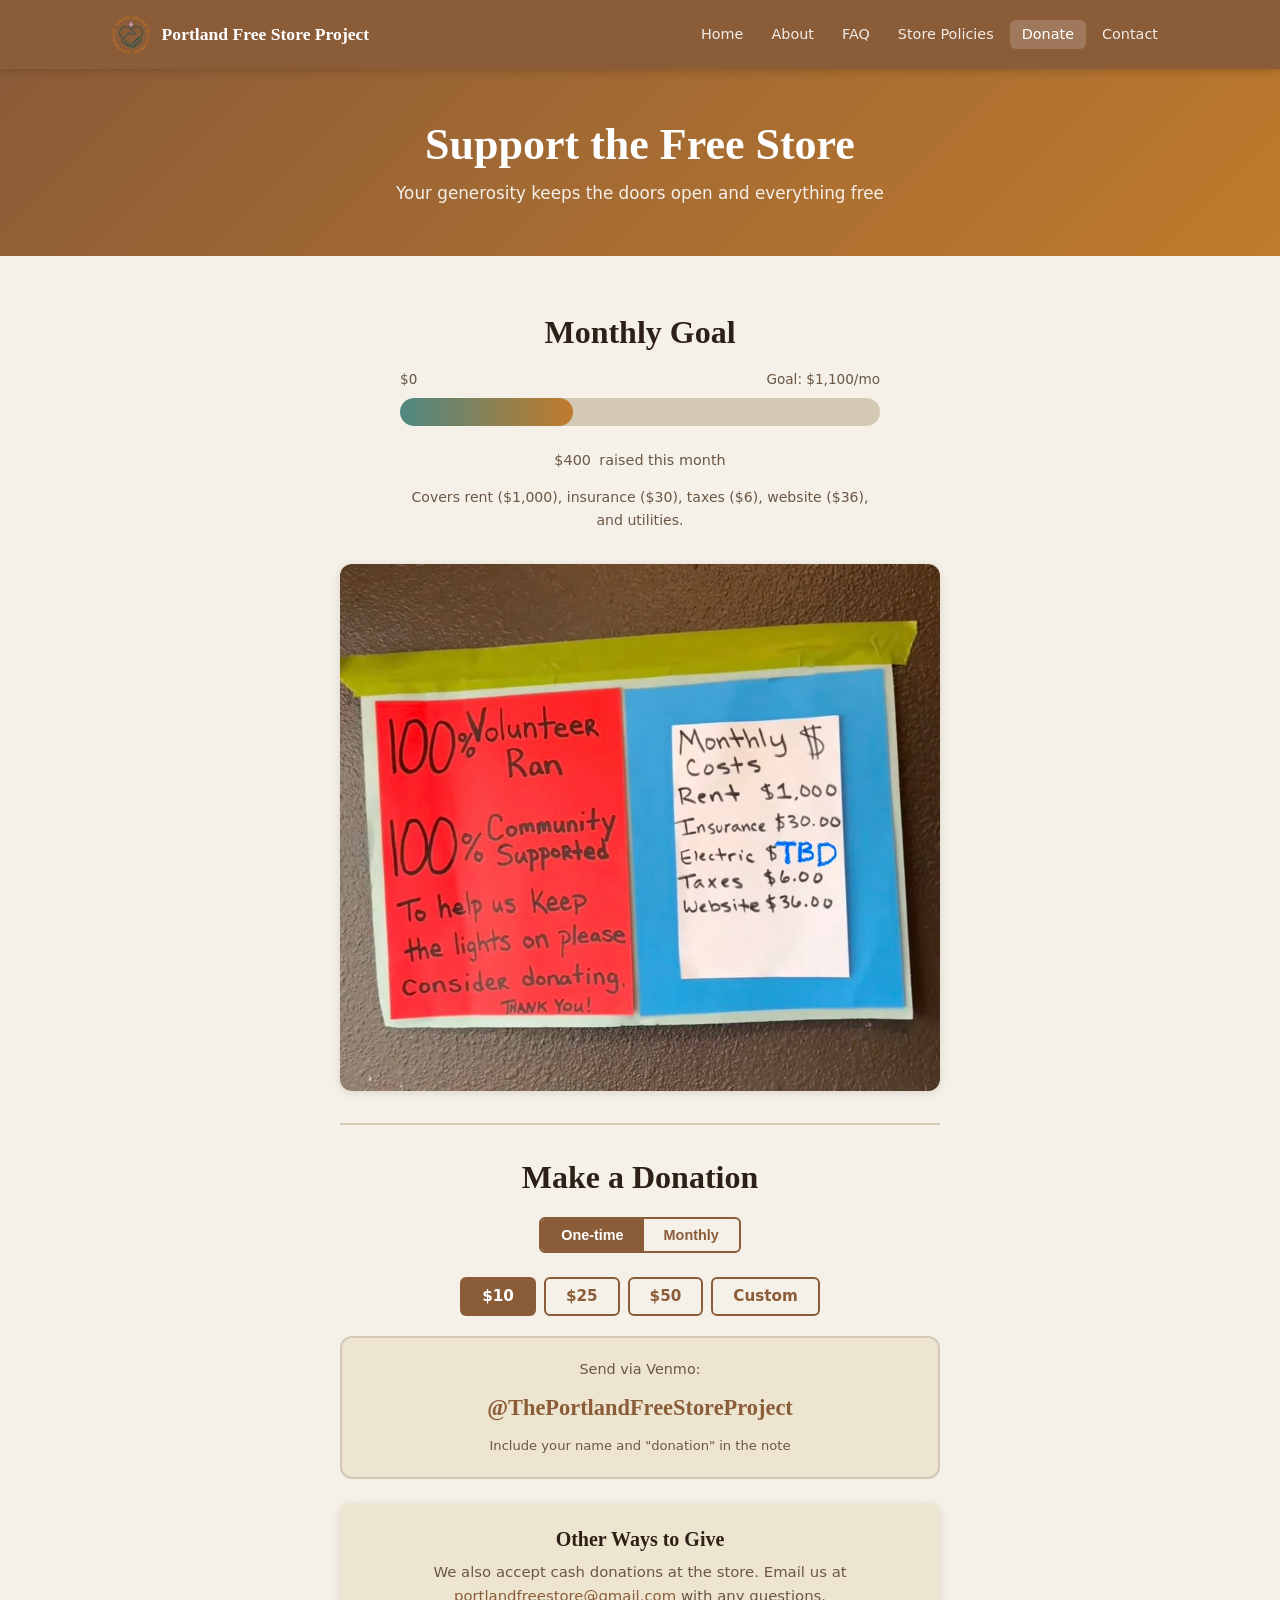
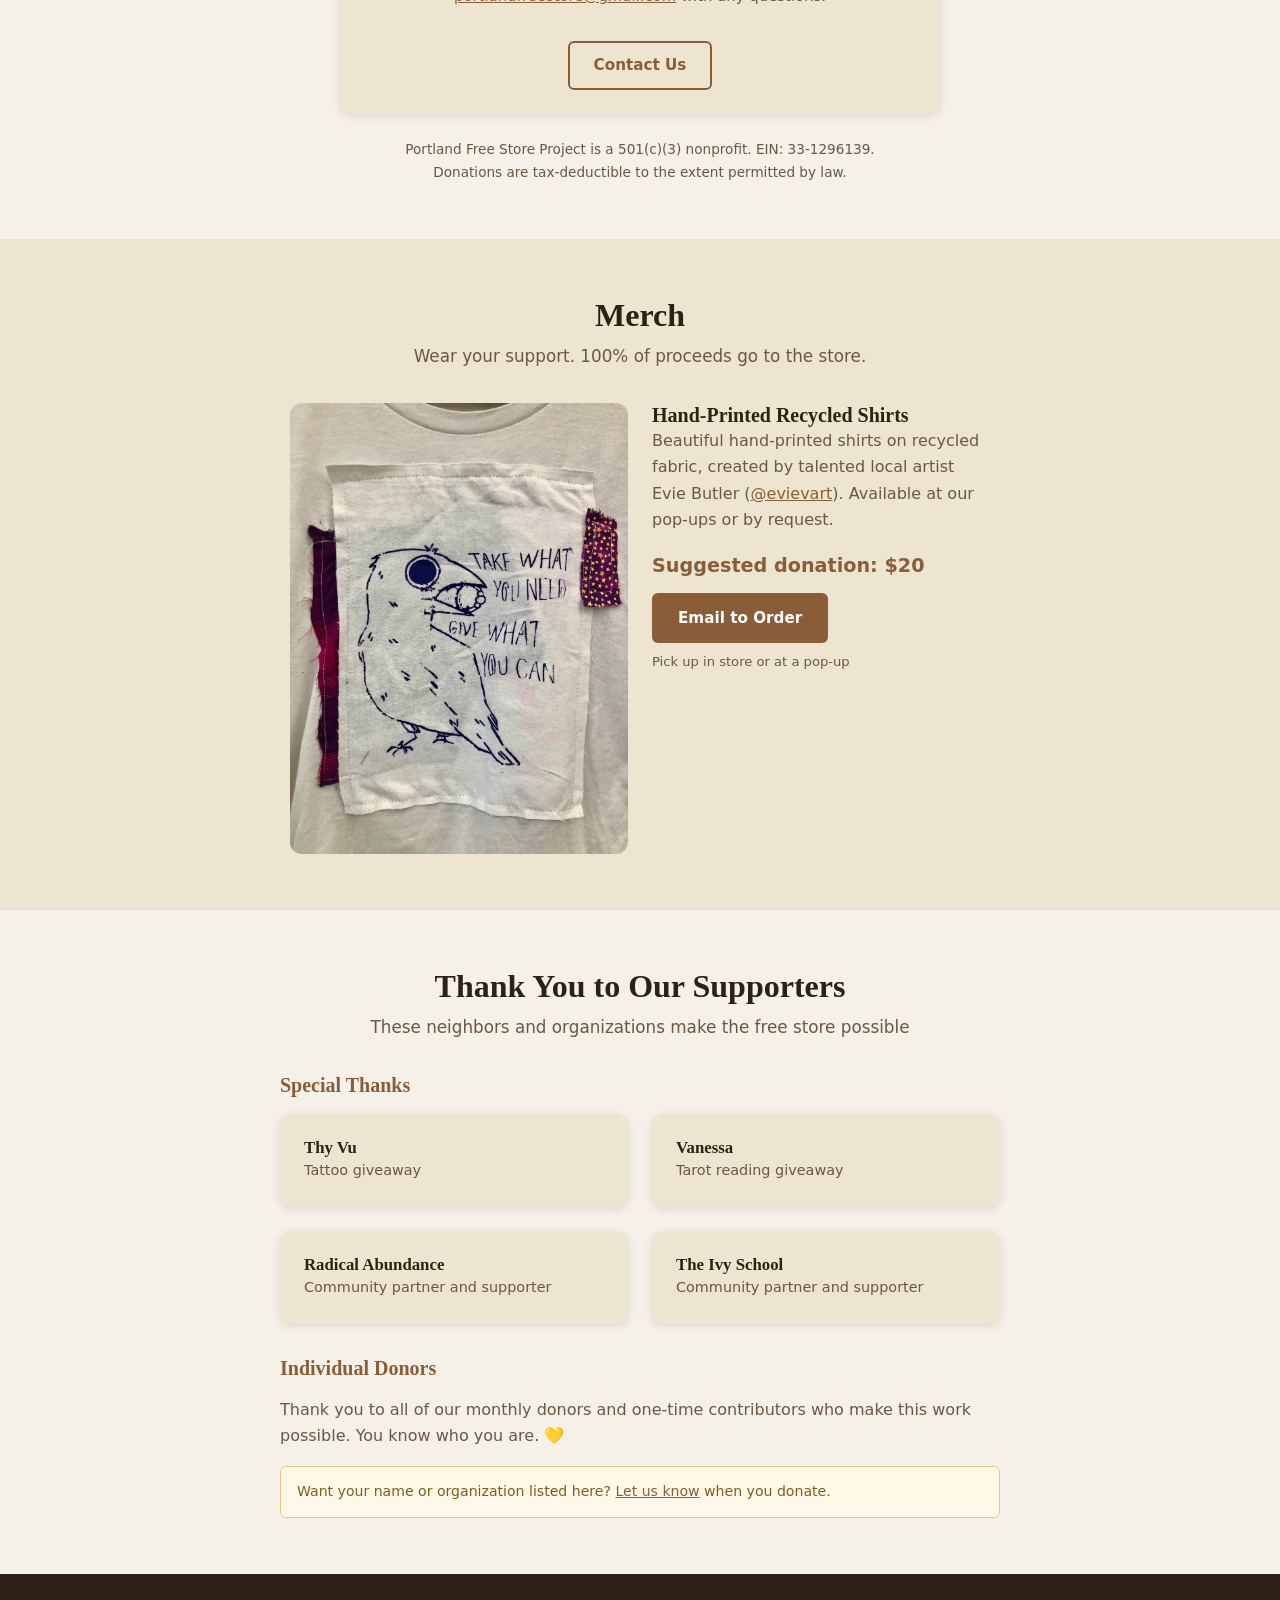
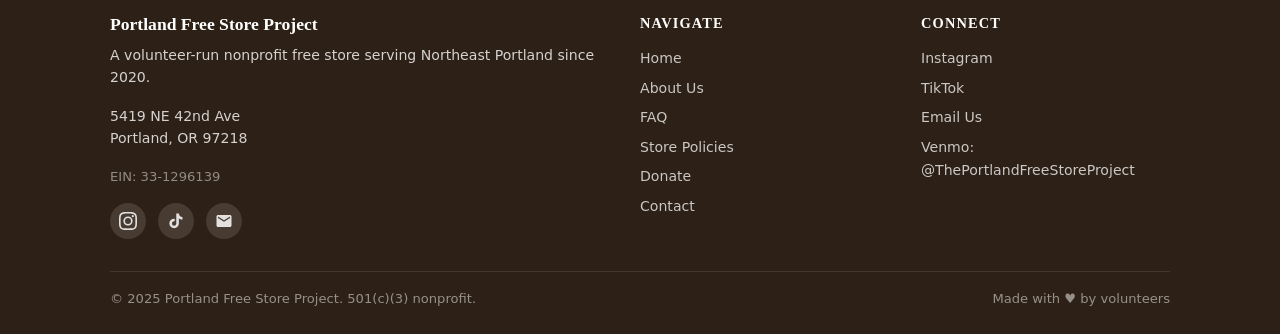
<file: donate.html>
<!DOCTYPE html>
<html lang="en">
<head>
  <meta charset="UTF-8">
  <meta name="viewport" content="width=device-width, initial-scale=1.0">
  <title>Donate — Portland Free Store Project</title>
  <meta name="description" content="Support the Portland Free Store Project with a financial donation or by spreading the word.">
  <link rel="stylesheet" href="css/style.css">
</head>
<body>

<a class="skip-link" href="#main">Skip to main content</a>

<nav class="site-nav" aria-label="Main navigation">
  <div class="nav-inner">
    <a href="index.html" class="nav-logo">
      <img src="images/logo.png" alt="">
      Portland Free Store Project
    </a>
    <button class="nav-hamburger" aria-label="Toggle menu" aria-expanded="false">
      <span></span><span></span><span></span>
    </button>
    <ul class="nav-links" role="list">
      <li><a href="index.html">Home</a></li>
      <li><a href="about.html">About</a></li>
      <li><a href="faq.html">FAQ</a></li>
      <li><a href="store-policies.html">Store Policies</a></li>
      <li><a href="donate.html">Donate</a></li>
      <li><a href="contact.html">Contact</a></li>
    </ul>
  </div>
</nav>

<main id="main">

  <div class="page-hero">
    <div class="container">
      <h1>Support the Free Store</h1>
      <p>Your generosity keeps the doors open and everything free</p>
    </div>
  </div>

  <!-- ─── Thermometer + Donate ──────────────────────────── -->
  <section class="section">
    <div class="container" style="max-width:640px">

      <!-- TO UPDATE: change data-goal and data-current values below -->
      <div class="thermometer-widget"
           data-goal="1100"
           data-current="400"
           aria-label="Fundraising progress">
        <h2 style="margin-bottom:1rem">Monthly Goal</h2>
        <div class="thermo-labels">
          <span>$0</span>
          <span>Goal: $1,100/mo</span>
        </div>
        <div class="thermo-track" role="progressbar" aria-valuemin="0" aria-valuemax="1100" aria-valuenow="400" aria-label="Fundraising thermometer">
          <div class="thermo-fill"></div>
        </div>
        <div class="thermo-amount">
          <span class="thermo-current">$400</span>
          <span> raised this month</span>
        </div>
        <p class="text-muted mt-1" style="font-size:0.88rem">Covers rent ($1,000), insurance ($30), taxes ($6), website ($36), and utilities.</p>
      </div>

      <div style="margin-bottom:1.5rem">
        <img src="images/cost-breakdown.jpg" alt="Sign reading: 100% Volunteer Ran, 100% Community Supported. Monthly costs: Rent $1,000, Insurance $30, Electric TBD, Taxes $6, Website $36." style="width:100%;border-radius:var(--radius-lg);box-shadow:var(--shadow)">
      </div>

      <hr style="border:none;border-top:2px solid var(--color-border);margin:2rem 0">

      <h2 style="text-align:center;margin-bottom:1.25rem">Make a Donation</h2>

      <!-- Frequency toggle -->
      <div class="frequency-toggle" role="group" aria-label="Donation frequency">
        <button class="freq-btn active" data-freq="one-time">One-time</button>
        <button class="freq-btn" data-freq="monthly">Monthly</button>
      </div>

      <!-- Amount picker -->
      <div class="donation-amounts" role="group" aria-label="Donation amount">
        <button class="btn btn-primary amount-btn selected" data-amount="10">$10</button>
        <button class="btn btn-outline amount-btn" data-amount="25">$25</button>
        <button class="btn btn-outline amount-btn" data-amount="50">$50</button>
        <button class="btn btn-outline amount-btn" data-amount="custom">Custom</button>
      </div>

      <!-- Venmo CTA — visible above the fold -->
      <div class="venmo-box">
        <p style="margin-bottom:0.5rem;font-size:0.9rem;color:var(--color-muted)">Send via Venmo:</p>
        <div class="venmo-handle">@ThePortlandFreeStoreProject</div>
        <p style="font-size:0.82rem;color:var(--color-muted);margin-top:0.5rem">Include your name and "donation" in the note</p>
      </div>

      <div class="card text-center mb-3">
        <h3 style="margin-bottom:0.5rem">Other Ways to Give</h3>
        <p style="color:var(--color-muted);font-size:0.93rem">We also accept cash donations at the store. Email us at <a href="mailto:portlandfreestore@gmail.com">portlandfreestore@gmail.com</a> with any questions.</p>
        <a href="contact.html" class="btn btn-outline mt-2">Contact Us</a>
      </div>

      <p class="text-center text-muted" style="font-size:0.85rem">
        Portland Free Store Project is a 501(c)(3) nonprofit. EIN: 33-1296139.<br>
        Donations are tax-deductible to the extent permitted by law.
      </p>

    </div>
  </section>

  <!-- ─── Merch ─────────────────────────────────────────── -->
  <section class="section section-alt">
    <div class="container">
      <div class="section-heading">
        <h2>Merch</h2>
        <p>Wear your support. 100% of proceeds go to the store.</p>
      </div>
      <div class="grid-2" style="align-items:start;max-width:700px;margin-inline:auto">
        <img src="images/merch-1.jpg" alt="Hand-printed shirt with a bird illustration reading 'Take What You Need, Give What You Can'" style="border-radius:var(--radius-lg);width:100%;object-fit:cover">
        <div>
          <h3>Hand-Printed Recycled Shirts</h3>
          <p style="color:var(--color-muted)">Beautiful hand-printed shirts on recycled fabric, created by talented local artist Evie Butler (<a href="https://www.instagram.com/evievart" target="_blank" rel="noopener">@evievart</a>). Available at our pop-ups or by request.</p>
          <p style="font-size:1.2rem;font-weight:700;color:var(--color-primary);margin:0.75rem 0">Suggested donation: $20</p>
          <a href="mailto:portlandfreestore@gmail.com" class="btn btn-primary">Email to Order</a>
          <p style="font-size:0.82rem;color:var(--color-muted);margin-top:0.5rem">Pick up in store or at a pop-up</p>
        </div>
      </div>
    </div>
  </section>

  <!-- ─── Thank You / Sponsors ──────────────────────────── -->
  <section class="section">
    <div class="container" style="max-width:760px">
      <div class="section-heading">
        <h2>Thank You to Our Supporters</h2>
        <p>These neighbors and organizations make the free store possible</p>
      </div>

      <h3 style="margin-bottom:1rem;color:var(--color-primary)">Special Thanks</h3>
      <div class="grid-2">
        <div class="card">
          <h4>Thy Vu</h4>
          <p style="font-size:0.9rem;color:var(--color-muted)">Tattoo giveaway</p>
        </div>
        <div class="card">
          <h4>Vanessa</h4>
          <p style="font-size:0.9rem;color:var(--color-muted)">Tarot reading giveaway</p>
        </div>
        <div class="card">
          <h4>Radical Abundance</h4>
          <p style="font-size:0.9rem;color:var(--color-muted)">Community partner and supporter</p>
        </div>
        <div class="card">
          <h4>The Ivy School</h4>
          <p style="font-size:0.9rem;color:var(--color-muted)">Community partner and supporter</p>
        </div>
      </div>

      <h3 style="margin:2rem 0 1rem;color:var(--color-primary)">Individual Donors</h3>
      <p style="color:var(--color-muted)">Thank you to all of our monthly donors and one-time contributors who make this work possible. You know who you are. 💛</p>

      <div class="notice mt-2">
        Want your name or organization listed here? <a href="contact.html">Let us know</a> when you donate.
      </div>
    </div>
  </section>

</main>

<footer class="site-footer">
  <div class="container">
    <div class="footer-inner">
      <div class="footer-brand">
        <h3>Portland Free Store Project</h3>
        <p>A volunteer-run nonprofit free store serving Northeast Portland since 2020.</p>
        <p style="margin-top:0.5rem">5419 NE 42nd Ave<br>Portland, OR 97218</p>
        <p style="margin-top:0.5rem;font-size:0.82rem;opacity:0.6">EIN: 33-1296139</p>
        <div class="footer-social">
          <a href="https://www.instagram.com/theportlandfreestoreproject/" target="_blank" rel="noopener" aria-label="Instagram">
            <svg width="18" height="18" viewBox="0 0 24 24" fill="currentColor"><path d="M12 2.163c3.204 0 3.584.012 4.85.07 3.252.148 4.771 1.691 4.919 4.919.058 1.265.069 1.645.069 4.849 0 3.205-.012 3.584-.069 4.849-.149 3.225-1.664 4.771-4.919 4.919-1.266.058-1.644.07-4.85.07-3.204 0-3.584-.012-4.849-.07-3.26-.149-4.771-1.699-4.919-4.92-.058-1.265-.07-1.644-.07-4.849 0-3.204.013-3.583.07-4.849.149-3.227 1.664-4.771 4.919-4.919 1.266-.057 1.645-.069 4.849-.069zM12 0C8.741 0 8.333.014 7.053.072 2.695.272.273 2.69.073 7.052.014 8.333 0 8.741 0 12c0 3.259.014 3.668.072 4.948.2 4.358 2.618 6.78 6.98 6.98C8.333 23.986 8.741 24 12 24c3.259 0 3.668-.014 4.948-.072 4.354-.2 6.782-2.618 6.979-6.98.059-1.28.073-1.689.073-4.948 0-3.259-.014-3.667-.072-4.947-.196-4.354-2.617-6.78-6.979-6.98C15.668.014 15.259 0 12 0zm0 5.838a6.162 6.162 0 1 0 0 12.324 6.162 6.162 0 0 0 0-12.324zM12 16a4 4 0 1 1 0-8 4 4 0 0 1 0 8zm6.406-11.845a1.44 1.44 0 1 0 0 2.881 1.44 1.44 0 0 0 0-2.881z"/></svg>
          </a>
          <a href="https://www.tiktok.com/@theportlandfreestoreproject" target="_blank" rel="noopener" aria-label="TikTok">
            <svg width="18" height="18" viewBox="0 0 24 24" fill="currentColor"><path d="M19.59 6.69a4.83 4.83 0 0 1-3.77-4.25V2h-3.45v13.67a2.89 2.89 0 0 1-2.88 2.5 2.89 2.89 0 0 1-2.89-2.89 2.89 2.89 0 0 1 2.89-2.89c.28 0 .54.04.79.1V9.01a6.33 6.33 0 0 0-.79-.05 6.34 6.34 0 0 0-6.34 6.34 6.34 6.34 0 0 0 6.34 6.34 6.34 6.34 0 0 0 6.33-6.34V8.69a8.18 8.18 0 0 0 4.78 1.52V6.78a4.85 4.85 0 0 1-1.01-.09z"/></svg>
          </a>
          <a href="mailto:portlandfreestore@gmail.com" aria-label="Email us">
            <svg width="18" height="18" viewBox="0 0 24 24" fill="currentColor"><path d="M20 4H4c-1.1 0-2 .9-2 2v12c0 1.1.9 2 2 2h16c1.1 0 2-.9 2-2V6c0-1.1-.9-2-2-2zm0 4l-8 5-8-5V6l8 5 8-5v2z"/></svg>
          </a>
        </div>
      </div>
      <div class="footer-col">
        <h4>Navigate</h4>
        <a href="index.html">Home</a>
        <a href="about.html">About Us</a>
        <a href="faq.html">FAQ</a>
        <a href="store-policies.html">Store Policies</a>
        <a href="donate.html">Donate</a>
        <a href="contact.html">Contact</a>
      </div>
      <div class="footer-col">
        <h4>Connect</h4>
        <a href="https://www.instagram.com/theportlandfreestoreproject/" target="_blank" rel="noopener">Instagram</a>
        <a href="https://www.tiktok.com/@theportlandfreestoreproject" target="_blank" rel="noopener">TikTok</a>
        <a href="mailto:portlandfreestore@gmail.com">Email Us</a>
        <a href="donate.html">Venmo: @ThePortlandFreeStoreProject</a>
      </div>
    </div>
    <div class="footer-bottom">
      <span>© 2025 Portland Free Store Project. 501(c)(3) nonprofit.</span>
      <span>Made with ♥ by volunteers</span>
    </div>
  </div>
</footer>

<script src="js/main.js"></script>
</body>
</html>
</file>
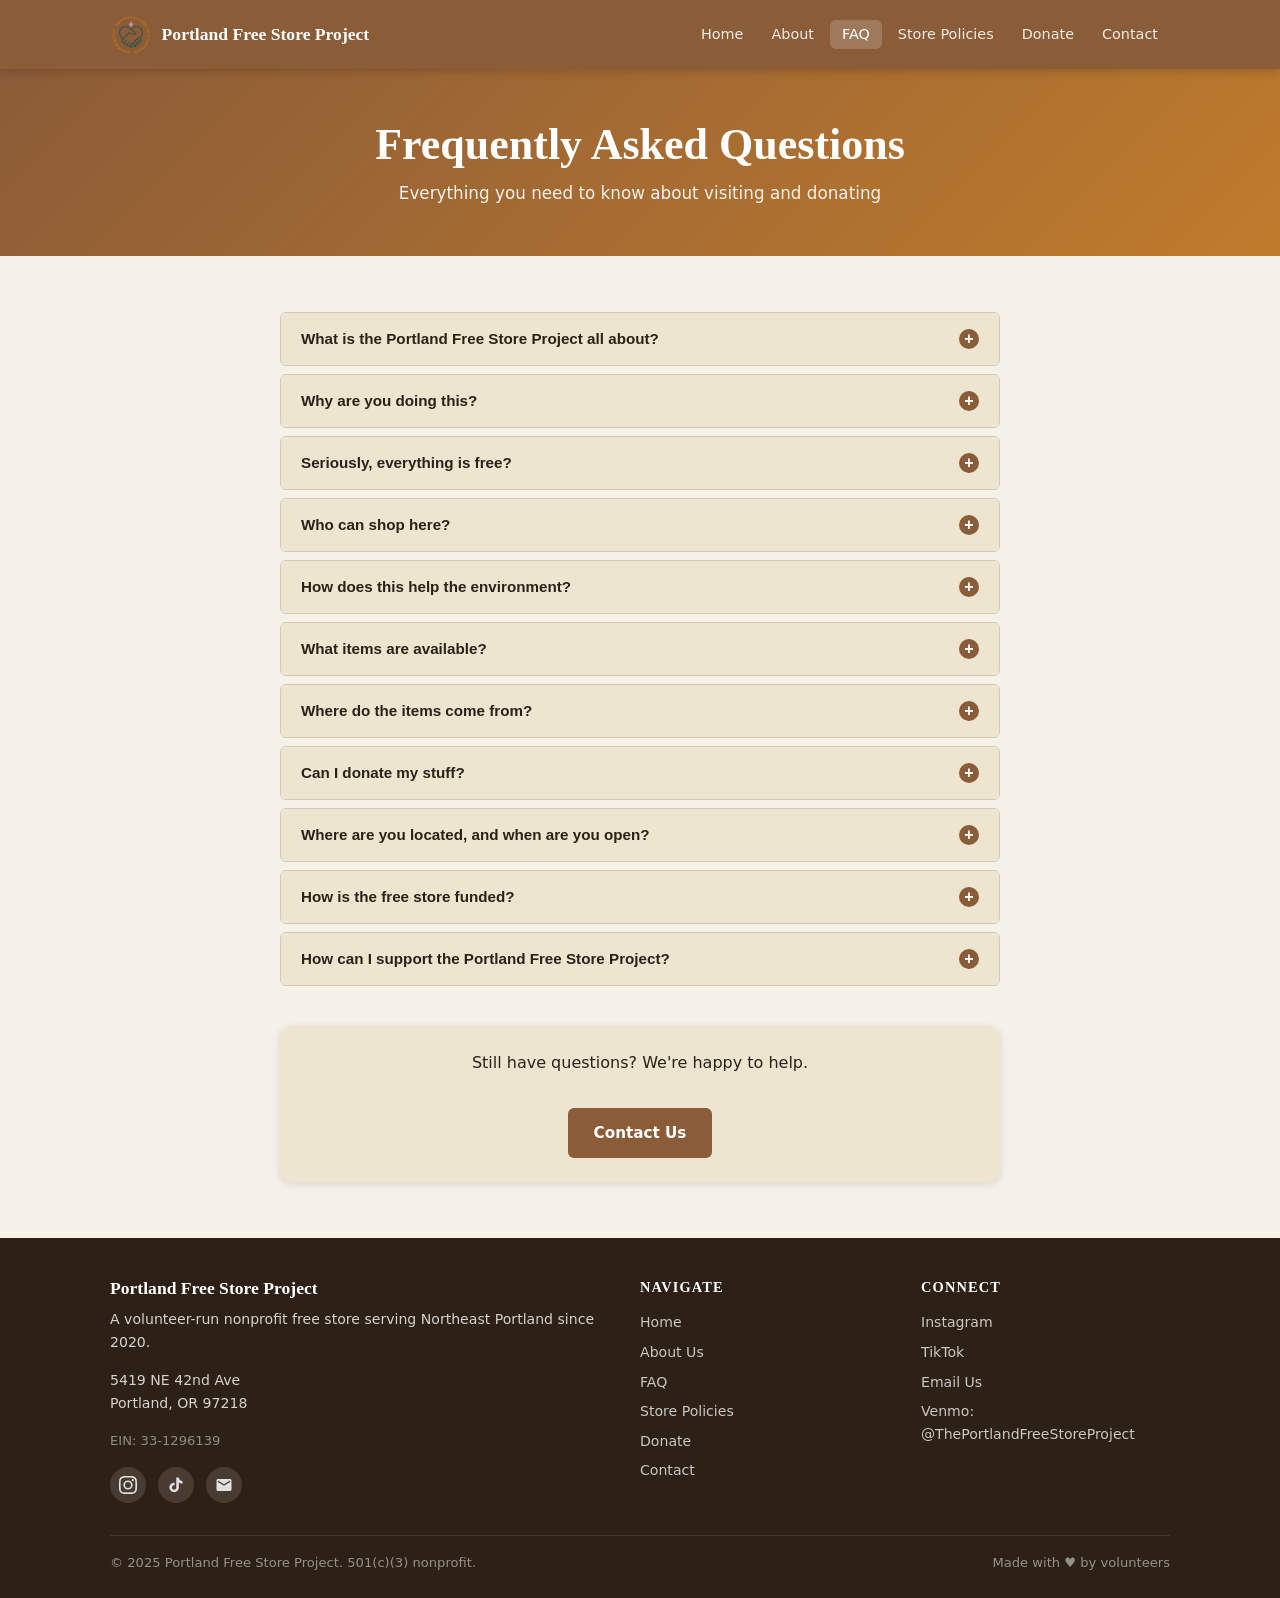
<file: faq.html>
<!DOCTYPE html>
<html lang="en">
<head>
  <meta charset="UTF-8">
  <meta name="viewport" content="width=device-width, initial-scale=1.0">
  <title>FAQ — Portland Free Store Project</title>
  <meta name="description" content="Frequently asked questions about the Portland Free Store Project.">
  <link rel="stylesheet" href="css/style.css">
</head>
<body>

<a class="skip-link" href="#main">Skip to main content</a>

<nav class="site-nav" aria-label="Main navigation">
  <div class="nav-inner">
    <a href="index.html" class="nav-logo">
      <img src="images/logo.png" alt="">
      Portland Free Store Project
    </a>
    <button class="nav-hamburger" aria-label="Toggle menu" aria-expanded="false">
      <span></span><span></span><span></span>
    </button>
    <ul class="nav-links" role="list">
      <li><a href="index.html">Home</a></li>
      <li><a href="about.html">About</a></li>
      <li><a href="faq.html">FAQ</a></li>
      <li><a href="store-policies.html">Store Policies</a></li>
      <li><a href="donate.html">Donate</a></li>
      <li><a href="contact.html">Contact</a></li>
    </ul>
  </div>
</nav>

<main id="main">

  <div class="page-hero">
    <div class="container">
      <h1>Frequently Asked Questions</h1>
      <p>Everything you need to know about visiting and donating</p>
    </div>
  </div>

  <section class="section">
    <div class="container" style="max-width:760px">

      <div class="accordion-item">
        <button class="accordion-trigger" aria-expanded="false" aria-controls="faq-1">
          What is the Portland Free Store Project all about?
          <span class="accordion-icon" aria-hidden="true">+</span>
        </button>
        <div class="accordion-body" id="faq-1" role="region">
          <div class="accordion-body-inner">
            We offer donated goods at no cost to the community. Our goals are to increase access and affordability to everyday items, reduce waste, and build stronger community connections.
          </div>
        </div>
      </div>

      <div class="accordion-item">
        <button class="accordion-trigger" aria-expanded="false" aria-controls="faq-2">
          Why are you doing this?
          <span class="accordion-icon" aria-hidden="true">+</span>
        </button>
        <div class="accordion-body" id="faq-2" role="region">
          <div class="accordion-body-inner">
            We are passionate about no-cost goods for everyone!
          </div>
        </div>
      </div>

      <div class="accordion-item">
        <button class="accordion-trigger" aria-expanded="false" aria-controls="faq-3">
          Seriously, everything is free?
          <span class="accordion-icon" aria-hidden="true">+</span>
        </button>
        <div class="accordion-body" id="faq-3" role="region">
          <div class="accordion-body-inner">
            Yes! All donated goods are looking for new homes, and will be free of charge.
          </div>
        </div>
      </div>

      <div class="accordion-item">
        <button class="accordion-trigger" aria-expanded="false" aria-controls="faq-4">
          Who can shop here?
          <span class="accordion-icon" aria-hidden="true">+</span>
        </button>
        <div class="accordion-body" id="faq-4" role="region">
          <div class="accordion-body-inner">
            Our space is open to everyone. We hope to reduce the stigma around secondhand goods and encourage the whole community to participate. No proof of income, or anything else, is required.
          </div>
        </div>
      </div>

      <div class="accordion-item">
        <button class="accordion-trigger" aria-expanded="false" aria-controls="faq-5">
          How does this help the environment?
          <span class="accordion-icon" aria-hidden="true">+</span>
        </button>
        <div class="accordion-body" id="faq-5" role="region">
          <div class="accordion-body-inner">
            By encouraging reuse over disposal, we save usable goods from ending up in a landfill. This saves energy, materials, water, and reduces emissions.
          </div>
        </div>
      </div>

      <div class="accordion-item">
        <button class="accordion-trigger" aria-expanded="false" aria-controls="faq-6">
          What items are available?
          <span class="accordion-icon" aria-hidden="true">+</span>
        </button>
        <div class="accordion-body" id="faq-6" role="region">
          <div class="accordion-body-inner">
            Inventory varies widely but generally you can find clothing, housewares, some non-perishable foods, kids' clothing and toys.
          </div>
        </div>
      </div>

      <div class="accordion-item">
        <button class="accordion-trigger" aria-expanded="false" aria-controls="faq-7">
          Where do the items come from?
          <span class="accordion-icon" aria-hidden="true">+</span>
        </button>
        <div class="accordion-body" id="faq-7" role="region">
          <div class="accordion-body-inner">
            All items are donated by community members and local partners who want their gently used goods to continue being useful rather than thrown away.
          </div>
        </div>
      </div>

      <div class="accordion-item">
        <button class="accordion-trigger" aria-expanded="false" aria-controls="faq-8">
          Can I donate my stuff?
          <span class="accordion-icon" aria-hidden="true">+</span>
        </button>
        <div class="accordion-body" id="faq-8" role="region">
          <div class="accordion-body-inner">
            We take gently used clothing and houseware items, some craft supplies, unopened non-perishable foods, bags, backpacks, and unopened hygiene products. We are unable to take furniture at this time due to space. We can accept one bag or box per person at each visit. Thank you!
          </div>
        </div>
      </div>

      <div class="accordion-item">
        <button class="accordion-trigger" aria-expanded="false" aria-controls="faq-location">
          Where are you located, and when are you open?
          <span class="accordion-icon" aria-hidden="true">+</span>
        </button>
        <div class="accordion-body" id="faq-location" role="region">
          <div class="accordion-body-inner">
            We're at <strong>5419 NE 42nd Ave, Portland, OR 97218</strong> in Northeast Portland. Hours change monthly. Check our Instagram or TikTok for the current schedule, or visit the <a href="contact.html">Contact page</a> for July 2026 dates. Bus lines 71 and 77 stop nearby, and street parking is available.
          </div>
        </div>
      </div>

      <div class="accordion-item">
        <button class="accordion-trigger" aria-expanded="false" aria-controls="faq-9">
          How is the free store funded?
          <span class="accordion-icon" aria-hidden="true">+</span>
        </button>
        <div class="accordion-body" id="faq-9" role="region">
          <div class="accordion-body-inner">
            We are supported by community donations, small fundraisers, and grants. We are completely volunteer-run.
          </div>
        </div>
      </div>

      <div class="accordion-item">
        <button class="accordion-trigger" aria-expanded="false" aria-controls="faq-10">
          How can I support the Portland Free Store Project?
          <span class="accordion-icon" aria-hidden="true">+</span>
        </button>
        <div class="accordion-body" id="faq-10" role="region">
          <div class="accordion-body-inner">
            <ul style="list-style:disc;padding-left:1.25rem;line-height:1.9">
              <li>Volunteer your time</li>
              <li>Donate funds and/or goods</li>
              <li>Share our events and posts</li>
              <li>Tell friends and neighbors about us</li>
            </ul>
          </div>
        </div>
      </div>

      <div style="margin-top:2.5rem" class="card text-center">
        <p>Still have questions? We're happy to help.</p>
        <a href="contact.html" class="btn btn-primary mt-2">Contact Us</a>
      </div>

    </div>
  </section>

</main>

<footer class="site-footer">
  <div class="container">
    <div class="footer-inner">
      <div class="footer-brand">
        <h3>Portland Free Store Project</h3>
        <p>A volunteer-run nonprofit free store serving Northeast Portland since 2020.</p>
        <p style="margin-top:0.5rem">5419 NE 42nd Ave<br>Portland, OR 97218</p>
        <p style="margin-top:0.5rem;font-size:0.82rem;opacity:0.6">EIN: 33-1296139</p>
        <div class="footer-social">
          <a href="https://www.instagram.com/theportlandfreestoreproject/" target="_blank" rel="noopener" aria-label="Instagram">
            <svg width="18" height="18" viewBox="0 0 24 24" fill="currentColor"><path d="M12 2.163c3.204 0 3.584.012 4.85.07 3.252.148 4.771 1.691 4.919 4.919.058 1.265.069 1.645.069 4.849 0 3.205-.012 3.584-.069 4.849-.149 3.225-1.664 4.771-4.919 4.919-1.266.058-1.644.07-4.85.07-3.204 0-3.584-.012-4.849-.07-3.26-.149-4.771-1.699-4.919-4.92-.058-1.265-.07-1.644-.07-4.849 0-3.204.013-3.583.07-4.849.149-3.227 1.664-4.771 4.919-4.919 1.266-.057 1.645-.069 4.849-.069zM12 0C8.741 0 8.333.014 7.053.072 2.695.272.273 2.69.073 7.052.014 8.333 0 8.741 0 12c0 3.259.014 3.668.072 4.948.2 4.358 2.618 6.78 6.98 6.98C8.333 23.986 8.741 24 12 24c3.259 0 3.668-.014 4.948-.072 4.354-.2 6.782-2.618 6.979-6.98.059-1.28.073-1.689.073-4.948 0-3.259-.014-3.667-.072-4.947-.196-4.354-2.617-6.78-6.979-6.98C15.668.014 15.259 0 12 0zm0 5.838a6.162 6.162 0 1 0 0 12.324 6.162 6.162 0 0 0 0-12.324zM12 16a4 4 0 1 1 0-8 4 4 0 0 1 0 8zm6.406-11.845a1.44 1.44 0 1 0 0 2.881 1.44 1.44 0 0 0 0-2.881z"/></svg>
          </a>
          <a href="https://www.tiktok.com/@theportlandfreestoreproject" target="_blank" rel="noopener" aria-label="TikTok">
            <svg width="18" height="18" viewBox="0 0 24 24" fill="currentColor"><path d="M19.59 6.69a4.83 4.83 0 0 1-3.77-4.25V2h-3.45v13.67a2.89 2.89 0 0 1-2.88 2.5 2.89 2.89 0 0 1-2.89-2.89 2.89 2.89 0 0 1 2.89-2.89c.28 0 .54.04.79.1V9.01a6.33 6.33 0 0 0-.79-.05 6.34 6.34 0 0 0-6.34 6.34 6.34 6.34 0 0 0 6.34 6.34 6.34 6.34 0 0 0 6.33-6.34V8.69a8.18 8.18 0 0 0 4.78 1.52V6.78a4.85 4.85 0 0 1-1.01-.09z"/></svg>
          </a>
          <a href="mailto:portlandfreestore@gmail.com" aria-label="Email us">
            <svg width="18" height="18" viewBox="0 0 24 24" fill="currentColor"><path d="M20 4H4c-1.1 0-2 .9-2 2v12c0 1.1.9 2 2 2h16c1.1 0 2-.9 2-2V6c0-1.1-.9-2-2-2zm0 4l-8 5-8-5V6l8 5 8-5v2z"/></svg>
          </a>
        </div>
      </div>
      <div class="footer-col">
        <h4>Navigate</h4>
        <a href="index.html">Home</a>
        <a href="about.html">About Us</a>
        <a href="faq.html">FAQ</a>
        <a href="store-policies.html">Store Policies</a>
        <a href="donate.html">Donate</a>
        <a href="contact.html">Contact</a>
      </div>
      <div class="footer-col">
        <h4>Connect</h4>
        <a href="https://www.instagram.com/theportlandfreestoreproject/" target="_blank" rel="noopener">Instagram</a>
        <a href="https://www.tiktok.com/@theportlandfreestoreproject" target="_blank" rel="noopener">TikTok</a>
        <a href="mailto:portlandfreestore@gmail.com">Email Us</a>
        <a href="donate.html">Venmo: @ThePortlandFreeStoreProject</a>
      </div>
    </div>
    <div class="footer-bottom">
      <span>© 2025 Portland Free Store Project. 501(c)(3) nonprofit.</span>
      <span>Made with ♥ by volunteers</span>
    </div>
  </div>
</footer>

<script src="js/main.js"></script>
</body>
</html>
</file>
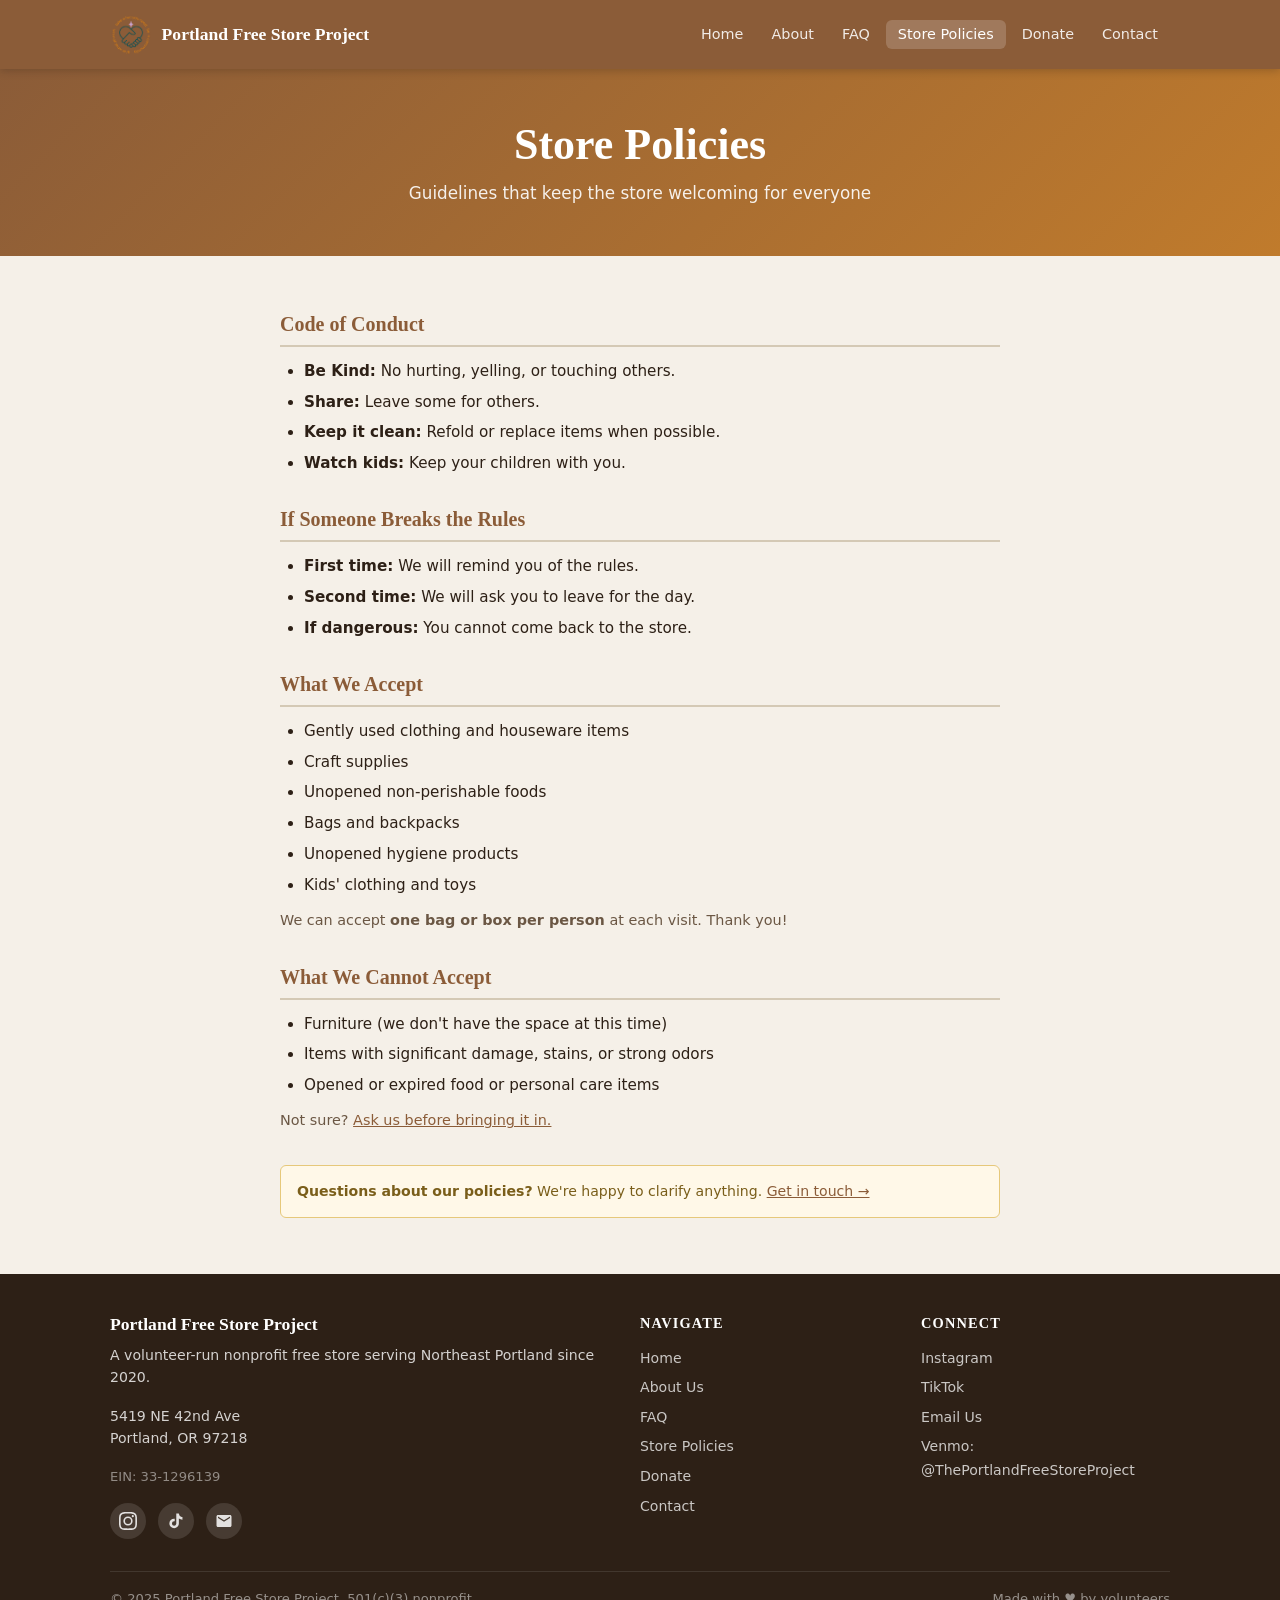
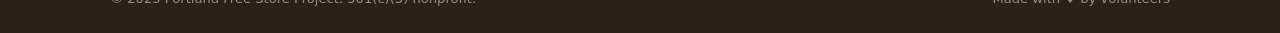
<file: store-policies.html>
<!DOCTYPE html>
<html lang="en">
<head>
  <meta charset="UTF-8">
  <meta name="viewport" content="width=device-width, initial-scale=1.0">
  <title>Store Policies — Portland Free Store Project</title>
  <meta name="description" content="Store policies for the Portland Free Store Project — what we accept, what we don't, and how to visit.">
  <link rel="stylesheet" href="css/style.css">
</head>
<body>

<a class="skip-link" href="#main">Skip to main content</a>

<nav class="site-nav" aria-label="Main navigation">
  <div class="nav-inner">
    <a href="index.html" class="nav-logo">
      <img src="images/logo.png" alt="">
      Portland Free Store Project
    </a>
    <button class="nav-hamburger" aria-label="Toggle menu" aria-expanded="false">
      <span></span><span></span><span></span>
    </button>
    <ul class="nav-links" role="list">
      <li><a href="index.html">Home</a></li>
      <li><a href="about.html">About</a></li>
      <li><a href="faq.html">FAQ</a></li>
      <li><a href="store-policies.html">Store Policies</a></li>
      <li><a href="donate.html">Donate</a></li>
      <li><a href="contact.html">Contact</a></li>
    </ul>
  </div>
</nav>

<main id="main">

  <div class="page-hero">
    <div class="container">
      <h1>Store Policies</h1>
      <p>Guidelines that keep the store welcoming for everyone</p>
    </div>
  </div>

  <section class="section">
    <div class="container" style="max-width:760px">

      <div class="policy-section">
        <h3>Code of Conduct</h3>
        <ul class="policy-list">
          <li><strong>Be Kind:</strong> No hurting, yelling, or touching others.</li>
          <li><strong>Share:</strong> Leave some for others.</li>
          <li><strong>Keep it clean:</strong> Refold or replace items when possible.</li>
          <li><strong>Watch kids:</strong> Keep your children with you.</li>
        </ul>
      </div>

      <div class="policy-section">
        <h3>If Someone Breaks the Rules</h3>
        <ul class="policy-list">
          <li><strong>First time:</strong> We will remind you of the rules.</li>
          <li><strong>Second time:</strong> We will ask you to leave for the day.</li>
          <li><strong>If dangerous:</strong> You cannot come back to the store.</li>
        </ul>
      </div>

      <div class="policy-section">
        <h3>What We Accept</h3>
        <ul class="policy-list">
          <li>Gently used clothing and houseware items</li>
          <li>Craft supplies</li>
          <li>Unopened non-perishable foods</li>
          <li>Bags and backpacks</li>
          <li>Unopened hygiene products</li>
          <li>Kids' clothing and toys</li>
        </ul>
        <p style="margin-top:0.75rem;font-size:0.9rem;color:var(--color-muted)">We can accept <strong>one bag or box per person</strong> at each visit. Thank you!</p>
      </div>

      <div class="policy-section">
        <h3>What We Cannot Accept</h3>
        <ul class="policy-list">
          <li>Furniture (we don't have the space at this time)</li>
          <li>Items with significant damage, stains, or strong odors</li>
          <li>Opened or expired food or personal care items</li>
        </ul>
        <p style="margin-top:0.75rem;font-size:0.9rem;color:var(--color-muted)">Not sure? <a href="contact.html">Ask us before bringing it in.</a></p>
      </div>

      <div class="notice">
        <strong>Questions about our policies?</strong> We're happy to clarify anything. <a href="contact.html">Get in touch →</a>
      </div>

    </div>
  </section>

</main>

<footer class="site-footer">
  <div class="container">
    <div class="footer-inner">
      <div class="footer-brand">
        <h3>Portland Free Store Project</h3>
        <p>A volunteer-run nonprofit free store serving Northeast Portland since 2020.</p>
        <p style="margin-top:0.5rem">5419 NE 42nd Ave<br>Portland, OR 97218</p>
        <p style="margin-top:0.5rem;font-size:0.82rem;opacity:0.6">EIN: 33-1296139</p>
        <div class="footer-social">
          <a href="https://www.instagram.com/theportlandfreestoreproject/" target="_blank" rel="noopener" aria-label="Instagram">
            <svg width="18" height="18" viewBox="0 0 24 24" fill="currentColor"><path d="M12 2.163c3.204 0 3.584.012 4.85.07 3.252.148 4.771 1.691 4.919 4.919.058 1.265.069 1.645.069 4.849 0 3.205-.012 3.584-.069 4.849-.149 3.225-1.664 4.771-4.919 4.919-1.266.058-1.644.07-4.85.07-3.204 0-3.584-.012-4.849-.07-3.26-.149-4.771-1.699-4.919-4.92-.058-1.265-.07-1.644-.07-4.849 0-3.204.013-3.583.07-4.849.149-3.227 1.664-4.771 4.919-4.919 1.266-.057 1.645-.069 4.849-.069zM12 0C8.741 0 8.333.014 7.053.072 2.695.272.273 2.69.073 7.052.014 8.333 0 8.741 0 12c0 3.259.014 3.668.072 4.948.2 4.358 2.618 6.78 6.98 6.98C8.333 23.986 8.741 24 12 24c3.259 0 3.668-.014 4.948-.072 4.354-.2 6.782-2.618 6.979-6.98.059-1.28.073-1.689.073-4.948 0-3.259-.014-3.667-.072-4.947-.196-4.354-2.617-6.78-6.979-6.98C15.668.014 15.259 0 12 0zm0 5.838a6.162 6.162 0 1 0 0 12.324 6.162 6.162 0 0 0 0-12.324zM12 16a4 4 0 1 1 0-8 4 4 0 0 1 0 8zm6.406-11.845a1.44 1.44 0 1 0 0 2.881 1.44 1.44 0 0 0 0-2.881z"/></svg>
          </a>
          <a href="https://www.tiktok.com/@theportlandfreestoreproject" target="_blank" rel="noopener" aria-label="TikTok">
            <svg width="18" height="18" viewBox="0 0 24 24" fill="currentColor"><path d="M19.59 6.69a4.83 4.83 0 0 1-3.77-4.25V2h-3.45v13.67a2.89 2.89 0 0 1-2.88 2.5 2.89 2.89 0 0 1-2.89-2.89 2.89 2.89 0 0 1 2.89-2.89c.28 0 .54.04.79.1V9.01a6.33 6.33 0 0 0-.79-.05 6.34 6.34 0 0 0-6.34 6.34 6.34 6.34 0 0 0 6.34 6.34 6.34 6.34 0 0 0 6.33-6.34V8.69a8.18 8.18 0 0 0 4.78 1.52V6.78a4.85 4.85 0 0 1-1.01-.09z"/></svg>
          </a>
          <a href="mailto:portlandfreestore@gmail.com" aria-label="Email us">
            <svg width="18" height="18" viewBox="0 0 24 24" fill="currentColor"><path d="M20 4H4c-1.1 0-2 .9-2 2v12c0 1.1.9 2 2 2h16c1.1 0 2-.9 2-2V6c0-1.1-.9-2-2-2zm0 4l-8 5-8-5V6l8 5 8-5v2z"/></svg>
          </a>
        </div>
      </div>
      <div class="footer-col">
        <h4>Navigate</h4>
        <a href="index.html">Home</a>
        <a href="about.html">About Us</a>
        <a href="faq.html">FAQ</a>
        <a href="store-policies.html">Store Policies</a>
        <a href="donate.html">Donate</a>
        <a href="contact.html">Contact</a>
      </div>
      <div class="footer-col">
        <h4>Connect</h4>
        <a href="https://www.instagram.com/theportlandfreestoreproject/" target="_blank" rel="noopener">Instagram</a>
        <a href="https://www.tiktok.com/@theportlandfreestoreproject" target="_blank" rel="noopener">TikTok</a>
        <a href="mailto:portlandfreestore@gmail.com">Email Us</a>
        <a href="donate.html">Venmo: @ThePortlandFreeStoreProject</a>
      </div>
    </div>
    <div class="footer-bottom">
      <span>© 2025 Portland Free Store Project. 501(c)(3) nonprofit.</span>
      <span>Made with ♥ by volunteers</span>
    </div>
  </div>
</footer>

<script src="js/main.js"></script>
</body>
</html>
</file>
<file: css/style.css>
/* ============================================================
   Portland Free Store — Design System
   Earth tone palette, mobile-first, no framework
   ============================================================ */

:root {
  /* Palette aligned with logo: gold/amber ring + teal hands, earth tone base */
  --color-bg:      #f5f0e8;   /* warm off-white */
  --color-surface: #ede5d0;   /* tan card background */
  --color-primary: #8b5c38;   /* warm brown (nav, buttons) */
  --color-accent:  #c07b2c;   /* golden amber — echoes the logo's outer ring */
  --color-text:    #2d2016;   /* dark brown body text */
  --color-muted:   #6b5744;   /* secondary text */
  --color-sage:    #4e8882;   /* teal — echoes the logo's handshake icon */
  --color-sage-light: #7db5b0;
  --color-border:  #d4c9b5;

  --font-body: Georgia, 'Times New Roman', serif;
  --font-sans: system-ui, -apple-system, 'Segoe UI', sans-serif;

  --radius: 6px;
  --radius-lg: 12px;
  --shadow: 0 2px 8px rgba(45,32,22,0.12);
  --shadow-lg: 0 4px 20px rgba(45,32,22,0.18);

  --container: 1100px;
  --gap: 1.5rem;
}

/* ─── Reset ─────────────────────────────────────────────── */
*, *::before, *::after { box-sizing: border-box; margin: 0; padding: 0; }
html { font-size: 16px; scroll-behavior: smooth; }
body {
  font-family: var(--font-sans);
  background: var(--color-bg);
  color: var(--color-text);
  line-height: 1.65;
  min-height: 100vh;
  display: flex;
  flex-direction: column;
}
img { max-width: 100%; display: block; }
a { color: var(--color-primary); text-decoration: underline; }
a:hover { color: var(--color-accent); }
ul { list-style: none; }

/* ─── Layout ─────────────────────────────────────────────── */
.container {
  width: 100%;
  max-width: var(--container);
  margin-inline: auto;
  padding-inline: 1.25rem;
}
.grid-2 { display: grid; gap: var(--gap); }
.grid-3 { display: grid; gap: var(--gap); }
@media (min-width: 768px) {
  .grid-2 { grid-template-columns: 1fr 1fr; }
  .grid-3 { grid-template-columns: repeat(3, 1fr); }
}

main { flex: 1; }

/* ─── Typography ─────────────────────────────────────────── */
h1, h2, h3, h4 {
  font-family: var(--font-body);
  font-weight: 700;
  line-height: 1.25;
  color: var(--color-text);
}
h1 { font-size: clamp(1.9rem, 4vw, 2.75rem); }
h2 { font-size: clamp(1.4rem, 3vw, 2rem); }
h3 { font-size: 1.25rem; }
h4 { font-size: 1.05rem; }
p { margin-bottom: 1rem; }
p:last-child { margin-bottom: 0; }

.section-heading {
  text-align: center;
  margin-bottom: 2rem;
}
.section-heading h2 { margin-bottom: 0.5rem; }
.section-heading p  { color: var(--color-muted); font-size: 1.05rem; }

/* ─── Buttons ────────────────────────────────────────────── */
.btn {
  display: inline-block;
  padding: 0.65rem 1.5rem;
  border-radius: var(--radius);
  font-family: var(--font-sans);
  font-size: 0.95rem;
  font-weight: 600;
  text-decoration: none;
  cursor: pointer;
  border: 2px solid transparent;
  transition: background 0.2s, color 0.2s, border-color 0.2s;
}
.btn-primary {
  background: var(--color-primary);
  color: #fff;
}
.btn-primary:hover {
  background: var(--color-accent);
  color: #fff;
}
.btn-outline {
  background: transparent;
  color: var(--color-primary);
  border-color: var(--color-primary);
}
.btn-outline:hover {
  background: var(--color-primary);
  color: #fff;
}
.btn-sage {
  background: var(--color-sage);
  color: #fff;
}
.btn-sage:hover {
  background: #5e6e55;
  color: #fff;
}

/* ─── Card ───────────────────────────────────────────────── */
.card {
  background: var(--color-surface);
  border-radius: var(--radius-lg);
  padding: 1.5rem;
  box-shadow: var(--shadow);
}

/* ─── Section spacing ────────────────────────────────────── */
.section { padding: 3.5rem 0; }
.section-alt { background: var(--color-surface); }

/* ─── Navigation ─────────────────────────────────────────── */
.site-nav {
  background: var(--color-primary);
  position: sticky;
  top: 0;
  z-index: 100;
  box-shadow: 0 2px 8px rgba(45,32,22,0.25);
}
.nav-inner {
  display: flex;
  align-items: center;
  justify-content: space-between;
  padding: 0.85rem 1.25rem;
  max-width: var(--container);
  margin-inline: auto;
}
.nav-logo {
  font-family: var(--font-body);
  font-size: 1.1rem;
  font-weight: 700;
  color: #fff;
  text-decoration: none;
  line-height: 1.2;
  display: flex;
  align-items: center;
  gap: 0.6rem;
}
.nav-logo img {
  width: 42px;
  height: 42px;
  border-radius: 50%;
  object-fit: cover;
  flex-shrink: 0;
}
.nav-logo span { display: none; }
.nav-links {
  display: flex;
  gap: 0.25rem;
  align-items: center;
}
.nav-links a {
  color: rgba(255,255,255,0.88);
  text-decoration: none;
  padding: 0.4rem 0.75rem;
  border-radius: var(--radius);
  font-size: 0.9rem;
  transition: background 0.15s, color 0.15s;
}
.nav-links a:hover,
.nav-links a.active {
  background: rgba(255,255,255,0.18);
  color: #fff;
}
.nav-hamburger {
  display: none;
  background: none;
  border: none;
  cursor: pointer;
  padding: 0.25rem;
  flex-direction: column;
  gap: 5px;
}
.nav-hamburger span {
  display: block;
  width: 24px;
  height: 2px;
  background: #fff;
  border-radius: 2px;
  transition: transform 0.2s, opacity 0.2s;
}
.nav-hamburger.open span:nth-child(1) { transform: translateY(7px) rotate(45deg); }
.nav-hamburger.open span:nth-child(2) { opacity: 0; }
.nav-hamburger.open span:nth-child(3) { transform: translateY(-7px) rotate(-45deg); }

@media (max-width: 767px) {
  .nav-hamburger { display: flex; }
  .nav-links {
    display: none;
    flex-direction: column;
    align-items: flex-start;
    gap: 0;
    position: absolute;
    top: 100%;
    left: 0; right: 0;
    background: var(--color-primary);
    padding: 0.5rem 1.25rem 1rem;
    border-top: 1px solid rgba(255,255,255,0.15);
  }
  .nav-links.open { display: flex; }
  .nav-links a { padding: 0.6rem 0.75rem; width: 100%; }
}

/* ─── Hero Carousel ──────────────────────────────────────── */
.carousel {
  position: relative;
  overflow: hidden;
  background: var(--color-surface);
  min-height: 420px;
}
.carousel-track {
  display: flex;
  transition: transform 0.5s ease;
  height: 100%;
}
.carousel-slide {
  min-width: 100%;
  position: relative;
  min-height: 420px;
  display: flex;
  align-items: center;
  justify-content: center;
}
.carousel-slide .slide-bg {
  position: absolute;
  inset: 0;
  background-size: cover;
  background-position: center;
}
.carousel-slide .slide-content {
  position: relative;
  z-index: 2;
  text-align: center;
  padding: 2rem 1.5rem;
  max-width: 640px;
  color: #fff;
  text-shadow: 0 1px 4px rgba(0,0,0,0.5);
}
.carousel-slide .slide-content h1 { color: #fff; margin-bottom: 0.75rem; }
.carousel-slide .slide-content p  { font-size: 1.1rem; margin-bottom: 1.25rem; opacity: 0.95; }
.carousel-btn {
  position: absolute;
  top: 50%;
  transform: translateY(-50%);
  background: rgba(255,255,255,0.25);
  border: none;
  color: #fff;
  font-size: 1.5rem;
  width: 44px;
  height: 44px;
  border-radius: 50%;
  cursor: pointer;
  backdrop-filter: blur(4px);
  transition: background 0.2s;
  z-index: 10;
  display: flex;
  align-items: center;
  justify-content: center;
}
.carousel-btn:hover { background: rgba(255,255,255,0.45); }
.carousel-btn.prev { left: 1rem; }
.carousel-btn.next { right: 1rem; }
.carousel-dots {
  position: absolute;
  bottom: 1rem;
  left: 50%;
  transform: translateX(-50%);
  display: flex;
  gap: 0.5rem;
  z-index: 10;
}
.carousel-dot {
  width: 10px;
  height: 10px;
  border-radius: 50%;
  background: rgba(255,255,255,0.5);
  border: none;
  cursor: pointer;
  transition: background 0.2s, transform 0.2s;
}
.carousel-dot.active {
  background: #fff;
  transform: scale(1.2);
}

@media (max-width: 768px) {
  .carousel-slide .slide-content {
    padding: 2rem 4rem;
  }
}

/* Slide backgrounds — real photos with a dark overlay for text legibility */
.slide-bg {
  background-size: cover;
  background-position: center;
}
.slide-bg::after {
  content: '';
  position: absolute;
  inset: 0;
  background: rgba(30, 18, 8, 0.48);
}

/* ─── Hours ──────────────────────────────────────────────── */
.hours-table { width: 100%; border-collapse: collapse; }
.hours-table tr:not(:last-child) td { border-bottom: 1px solid var(--color-border); }
.hours-table td { padding: 0.55rem 0; }
.hours-table td:last-child { text-align: right; font-weight: 600; color: var(--color-primary); }

/* ─── Email Signup ───────────────────────────────────────── */
.email-signup { text-align: center; }
.email-signup form {
  display: flex;
  gap: 0.5rem;
  max-width: 440px;
  margin: 1.25rem auto 0;
}
.email-signup input[type="email"] {
  flex: 1;
  padding: 0.65rem 1rem;
  border: 2px solid var(--color-border);
  border-radius: var(--radius);
  background: #fff;
  font-size: 0.95rem;
  color: var(--color-text);
}
.email-signup input[type="email"]:focus {
  outline: none;
  border-color: var(--color-primary);
}
@media (max-width: 480px) {
  .email-signup form { flex-direction: column; }
}

/* ─── Social Section ─────────────────────────────────────── */
.social-section { text-align: center; }
.social-embeds {
  display: grid;
  gap: var(--gap);
  margin-top: 2rem;
}
@media (min-width: 768px) {
  .social-embeds { grid-template-columns: 1fr 1fr; }
}
.social-embed-card {
  background: var(--color-surface);
  border-radius: var(--radius-lg);
  padding: 1.5rem;
  box-shadow: var(--shadow);
}
.social-embed-card h3 {
  display: flex;
  align-items: center;
  gap: 0.5rem;
  margin-bottom: 1rem;
}
.social-placeholder {
  background: var(--color-border);
  border-radius: var(--radius);
  min-height: 300px;
  display: flex;
  flex-direction: column;
  align-items: center;
  justify-content: center;
  gap: 0.75rem;
  color: var(--color-muted);
  font-size: 0.95rem;
}
.social-placeholder .icon { font-size: 2.5rem; }

/* ─── Team Cards ─────────────────────────────────────────── */
.team-card { text-align: center; }
.team-photo {
  width: 120px;
  height: 120px;
  border-radius: 50%;
  margin: 0 auto 1rem;
  background: var(--color-border);
  display: flex;
  align-items: center;
  justify-content: center;
  font-size: 3rem;
  overflow: hidden;
}
.team-photo img {
  width: 100%;
  height: 100%;
  object-fit: cover;
  object-position: center top;
}
.team-card h3 { margin-bottom: 0.25rem; }
.team-card .role {
  color: var(--color-accent);
  font-size: 0.9rem;
  font-weight: 600;
  margin-bottom: 0.5rem;
}
.team-card p { font-size: 0.9rem; color: var(--color-muted); }

/* ─── FAQ Accordion ──────────────────────────────────────── */
.accordion-item {
  border: 1px solid var(--color-border);
  border-radius: var(--radius);
  margin-bottom: 0.5rem;
  overflow: hidden;
}
.accordion-trigger {
  width: 100%;
  display: flex;
  align-items: center;
  justify-content: space-between;
  padding: 1rem 1.25rem;
  background: var(--color-surface);
  border: none;
  cursor: pointer;
  font-size: 0.95rem;
  font-weight: 600;
  color: var(--color-text);
  text-align: left;
  gap: 1rem;
  transition: background 0.15s;
}
.accordion-trigger:hover { background: var(--color-border); }
.accordion-trigger[aria-expanded="true"] { background: var(--color-border); }
.accordion-icon {
  flex-shrink: 0;
  width: 20px;
  height: 20px;
  border-radius: 50%;
  background: var(--color-primary);
  color: #fff;
  font-size: 1rem;
  display: flex;
  align-items: center;
  justify-content: center;
  line-height: 1;
  transition: transform 0.2s;
}
.accordion-trigger[aria-expanded="true"] .accordion-icon { transform: rotate(45deg); }
.accordion-body {
  max-height: 0;
  overflow: hidden;
  transition: max-height 0.3s ease, padding 0.3s;
  background: #fff;
}
.accordion-body.open { max-height: 600px; }
.accordion-body-inner { padding: 1rem 1.25rem; font-size: 0.95rem; color: var(--color-muted); line-height: 1.7; }

/* ─── Donate / Thermometer ───────────────────────────────── */
.thermometer-widget {
  max-width: 480px;
  margin: 0 auto 2rem;
  text-align: center;
}
.thermo-labels {
  display: flex;
  justify-content: space-between;
  font-size: 0.85rem;
  color: var(--color-muted);
  margin-bottom: 0.5rem;
}
.thermo-track {
  background: var(--color-border);
  border-radius: 999px;
  height: 28px;
  overflow: hidden;
  position: relative;
}
.thermo-fill {
  height: 100%;
  border-radius: 999px;
  background: linear-gradient(90deg, var(--color-sage) 0%, var(--color-accent) 100%);
  width: 0%;
  transition: width 1.2s cubic-bezier(0.22,1,0.36,1);
}
.thermo-amount {
  font-size: 1.5rem;
  font-weight: 700;
  color: var(--color-primary);
  margin-top: 0.75rem;
}
.thermo-amount span { font-size: 0.9rem; color: var(--color-muted); font-weight: 400; }

.donation-amounts {
  display: flex;
  flex-wrap: wrap;
  gap: 0.5rem;
  justify-content: center;
  margin: 1.25rem 0;
}
.amount-btn {
  padding: 0.55rem 1.25rem;
}
.frequency-toggle {
  display: flex;
  border: 2px solid var(--color-primary);
  border-radius: var(--radius);
  overflow: hidden;
  width: fit-content;
  margin: 0 auto 1.5rem;
}
.freq-btn {
  padding: 0.5rem 1.25rem;
  border: none;
  background: transparent;
  font-size: 0.9rem;
  font-weight: 600;
  cursor: pointer;
  color: var(--color-primary);
  transition: background 0.15s, color 0.15s;
}
.freq-btn.active {
  background: var(--color-primary);
  color: #fff;
}

.venmo-box {
  background: var(--color-surface);
  border: 2px solid var(--color-border);
  border-radius: var(--radius-lg);
  padding: 1.25rem;
  text-align: center;
  margin-bottom: 1.5rem;
}
.venmo-handle {
  font-size: 1.4rem;
  font-weight: 700;
  color: var(--color-primary);
  font-family: var(--font-body);
}

/* ─── Contact Form ───────────────────────────────────────── */
.contact-form { max-width: 560px; }
.form-group { margin-bottom: 1.25rem; }
.form-group label {
  display: block;
  font-size: 0.9rem;
  font-weight: 600;
  margin-bottom: 0.35rem;
  color: var(--color-text);
}
.form-group input,
.form-group textarea {
  width: 100%;
  padding: 0.7rem 1rem;
  border: 2px solid var(--color-border);
  border-radius: var(--radius);
  background: #fff;
  font-size: 0.95rem;
  color: var(--color-text);
  font-family: var(--font-sans);
  transition: border-color 0.15s;
}
.form-group input:focus,
.form-group textarea:focus {
  outline: none;
  border-color: var(--color-primary);
}
.form-group textarea { min-height: 140px; resize: vertical; }
.map-embed {
  border-radius: var(--radius-lg);
  overflow: hidden;
  box-shadow: var(--shadow);
}
.map-embed iframe { display: block; width: 100%; height: 300px; border: 0; }

/* ─── Store Policies ─────────────────────────────────────── */
.policy-section { margin-bottom: 2rem; }
.policy-section h3 {
  color: var(--color-primary);
  margin-bottom: 0.75rem;
  padding-bottom: 0.5rem;
  border-bottom: 2px solid var(--color-border);
}
.policy-list {
  list-style: disc;
  padding-left: 1.5rem;
}
.policy-list li { margin-bottom: 0.4rem; font-size: 0.95rem; line-height: 1.6; }

/* ─── Footer ─────────────────────────────────────────────── */
.site-footer {
  background: var(--color-text);
  color: rgba(255,255,255,0.8);
  padding: 2.5rem 0 1.5rem;
  margin-top: auto;
}
.footer-inner {
  display: grid;
  gap: 2rem;
}
@media (min-width: 768px) {
  .footer-inner { grid-template-columns: 2fr 1fr 1fr; }
}
.footer-brand h3 {
  color: #fff;
  font-size: 1.1rem;
  margin-bottom: 0.5rem;
}
.footer-brand p { font-size: 0.88rem; line-height: 1.6; }
.footer-col h4 {
  color: #fff;
  font-size: 0.9rem;
  text-transform: uppercase;
  letter-spacing: 0.08em;
  margin-bottom: 0.75rem;
}
.footer-col a {
  display: block;
  color: rgba(255,255,255,0.75);
  text-decoration: none;
  font-size: 0.88rem;
  padding: 0.2rem 0;
  transition: color 0.15s;
}
.footer-col a:hover { color: #fff; }
.footer-social {
  display: flex;
  gap: 0.75rem;
  margin-top: 1rem;
}
.footer-social a {
  display: flex;
  align-items: center;
  justify-content: center;
  width: 36px;
  height: 36px;
  border-radius: 50%;
  background: rgba(255,255,255,0.12);
  color: rgba(255,255,255,0.85);
  text-decoration: none;
  font-size: 1rem;
  transition: background 0.2s;
}
.footer-social a:hover { background: rgba(255,255,255,0.28); color: #fff; }
.footer-bottom {
  margin-top: 2rem;
  padding-top: 1rem;
  border-top: 1px solid rgba(255,255,255,0.1);
  display: flex;
  flex-wrap: wrap;
  gap: 0.5rem;
  justify-content: space-between;
  font-size: 0.82rem;
  color: rgba(255,255,255,0.5);
}

/* ─── Page hero (inner pages) ────────────────────────────── */
.page-hero {
  background: linear-gradient(135deg, var(--color-primary) 0%, var(--color-accent) 100%);
  color: #fff;
  padding: 3rem 0;
  text-align: center;
}
.page-hero h1 { color: #fff; margin-bottom: 0.5rem; }
.page-hero p  { opacity: 0.9; font-size: 1.05rem; }

/* ─── Utility ────────────────────────────────────────────── */
.text-center { text-align: center; }
.text-muted   { color: var(--color-muted); }
.mt-1 { margin-top: 0.5rem; }
.mt-2 { margin-top: 1rem; }
.mt-3 { margin-top: 1.5rem; }
.mb-2 { margin-bottom: 1rem; }
.mb-3 { margin-bottom: 1.5rem; }
.gap-btns { display: flex; flex-wrap: wrap; gap: 0.75rem; justify-content: center; }

.notice {
  background: #fff8e8;
  border: 1px solid #e6c87a;
  border-radius: var(--radius);
  padding: 0.85rem 1rem;
  font-size: 0.88rem;
  color: #7a5e1a;
}

/* Skip link for accessibility */
.skip-link {
  position: absolute;
  left: -9999px;
  top: 0;
  background: var(--color-primary);
  color: #fff;
  padding: 0.5rem 1rem;
  z-index: 9999;
  border-radius: 0 0 var(--radius) 0;
}
.skip-link:focus { left: 0; }
</file>
